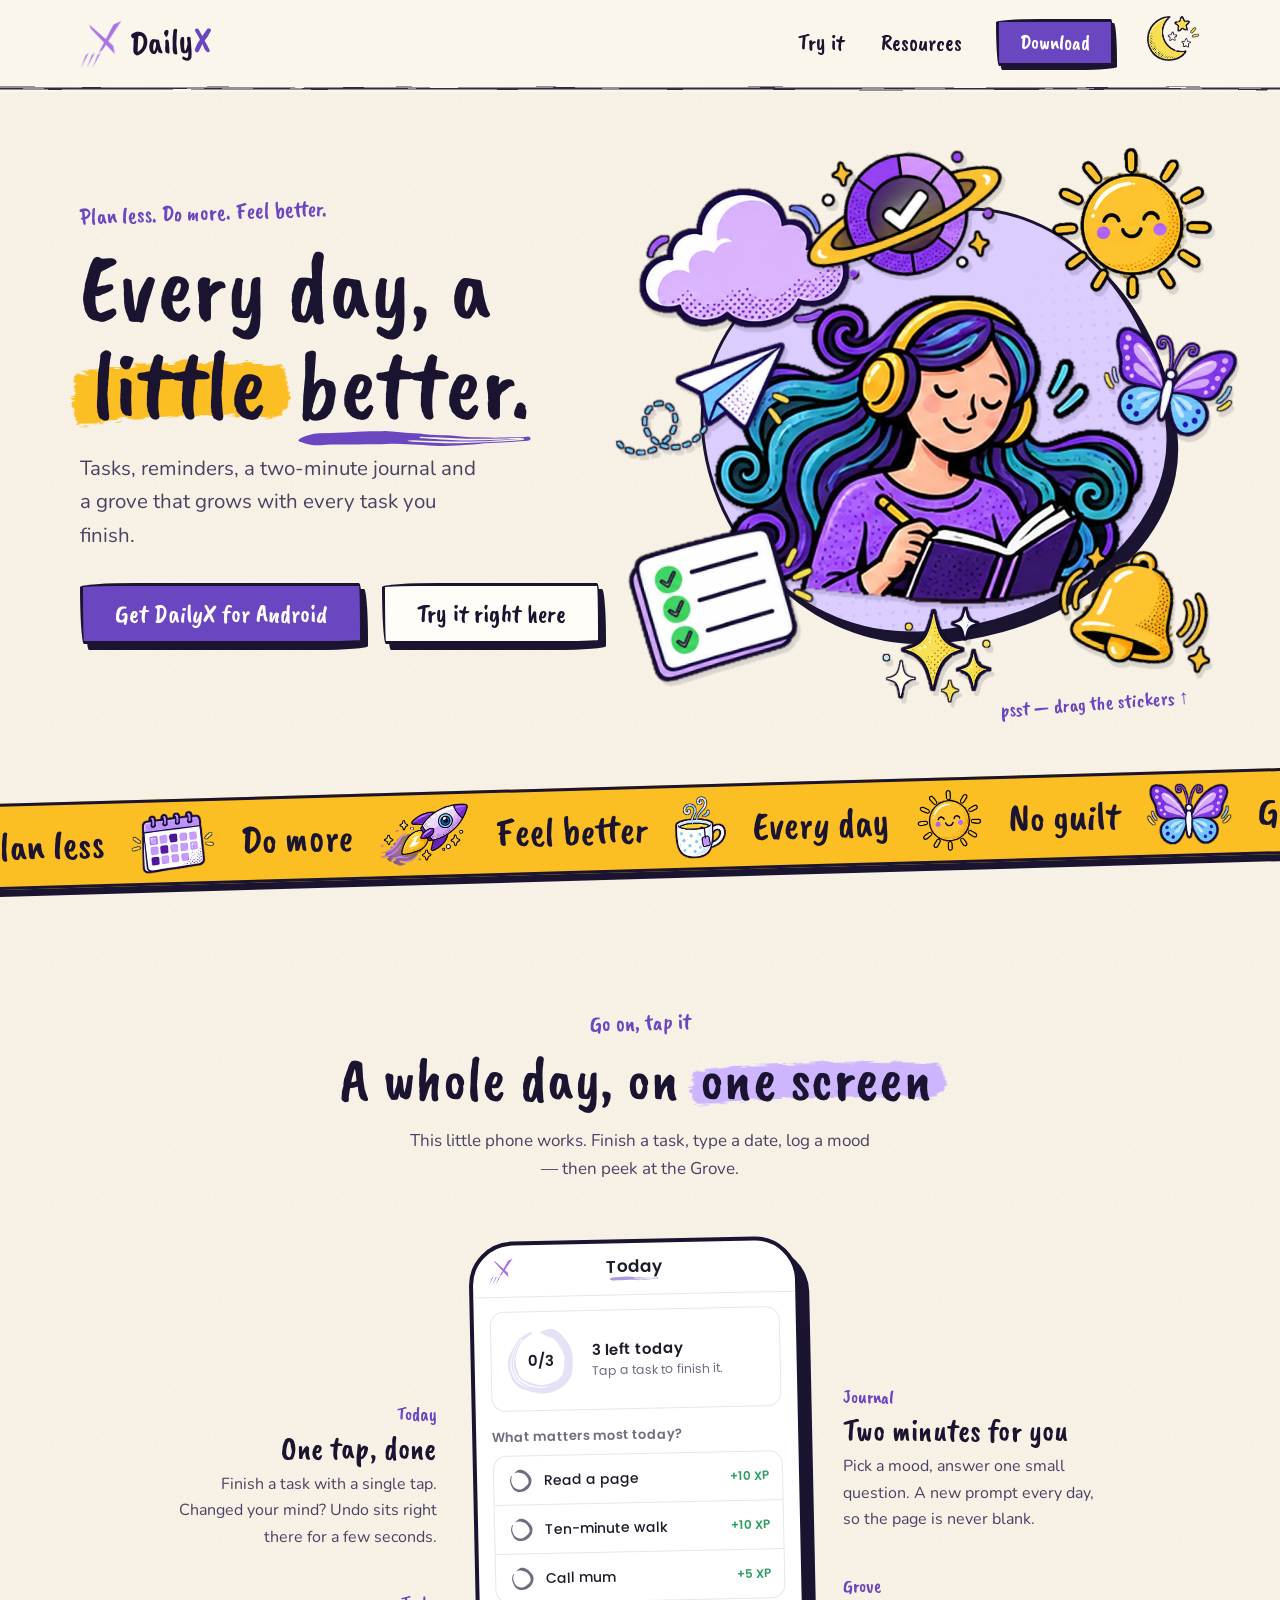
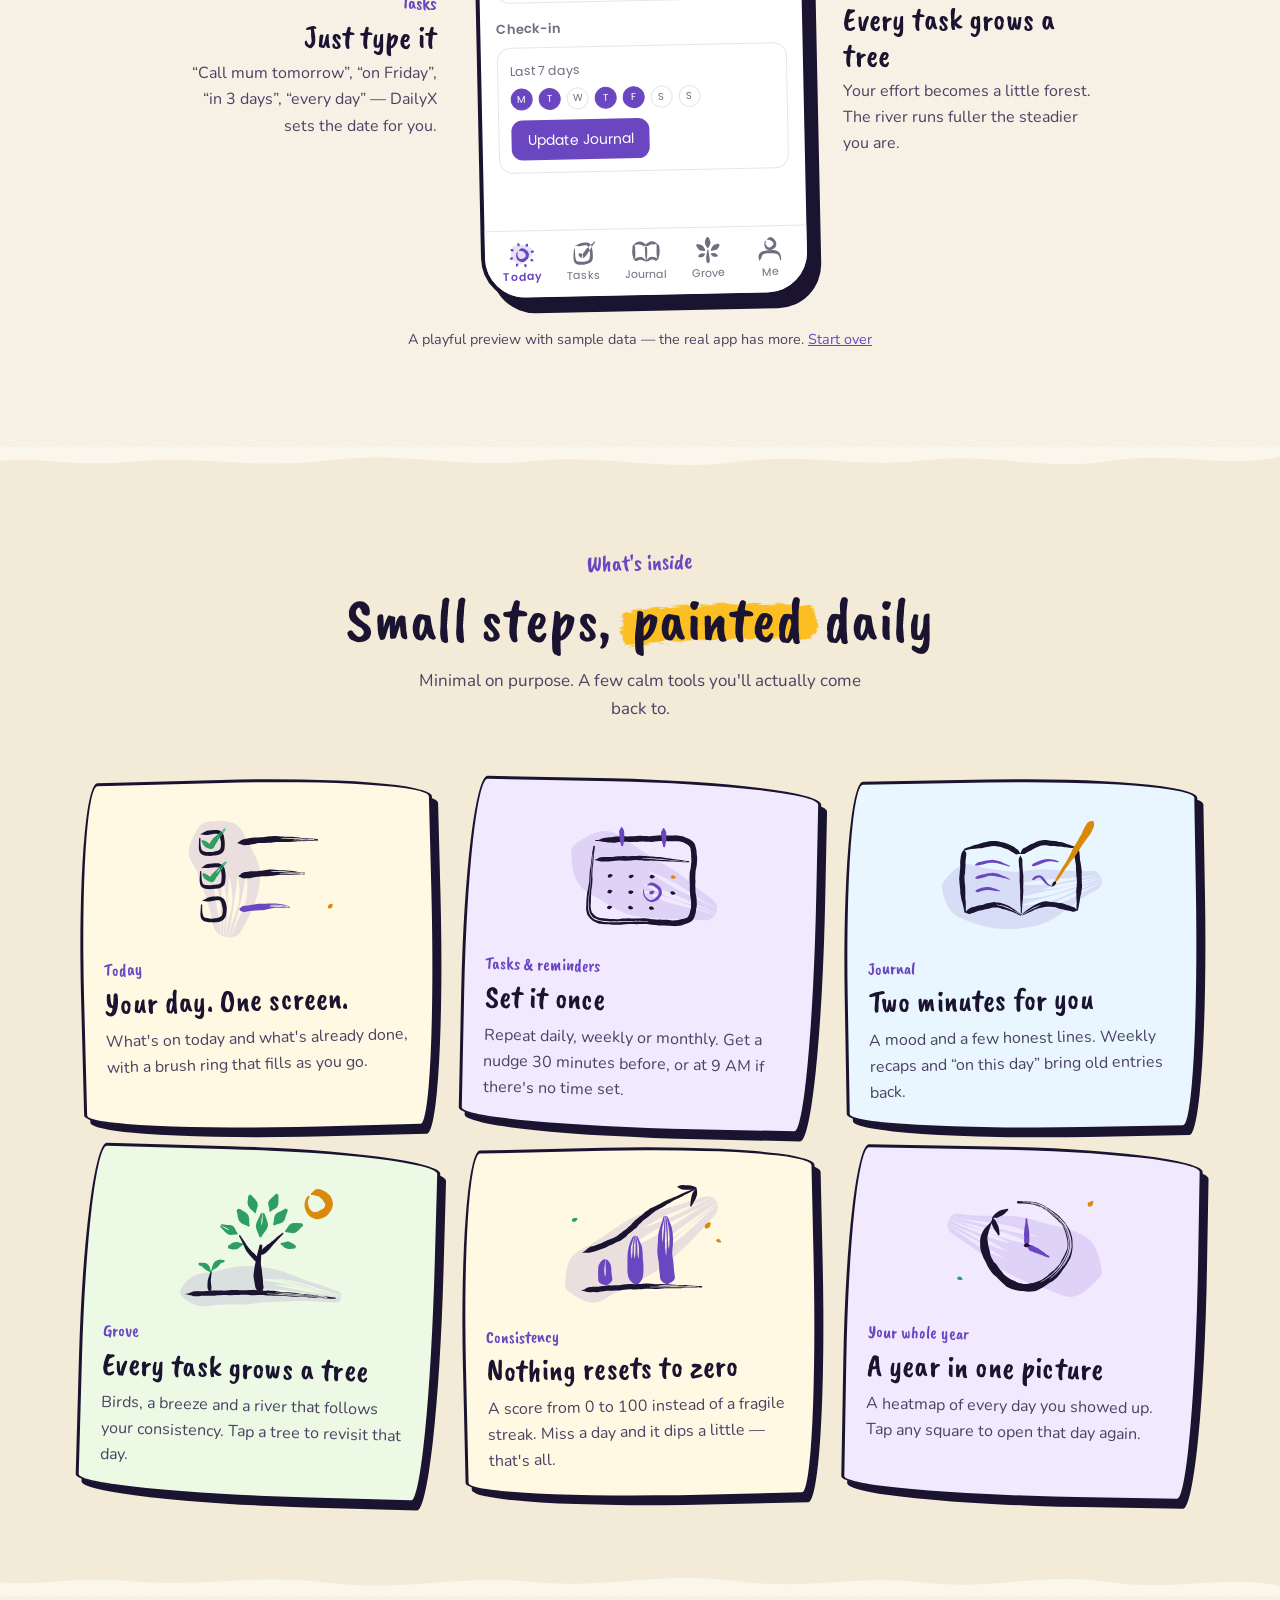
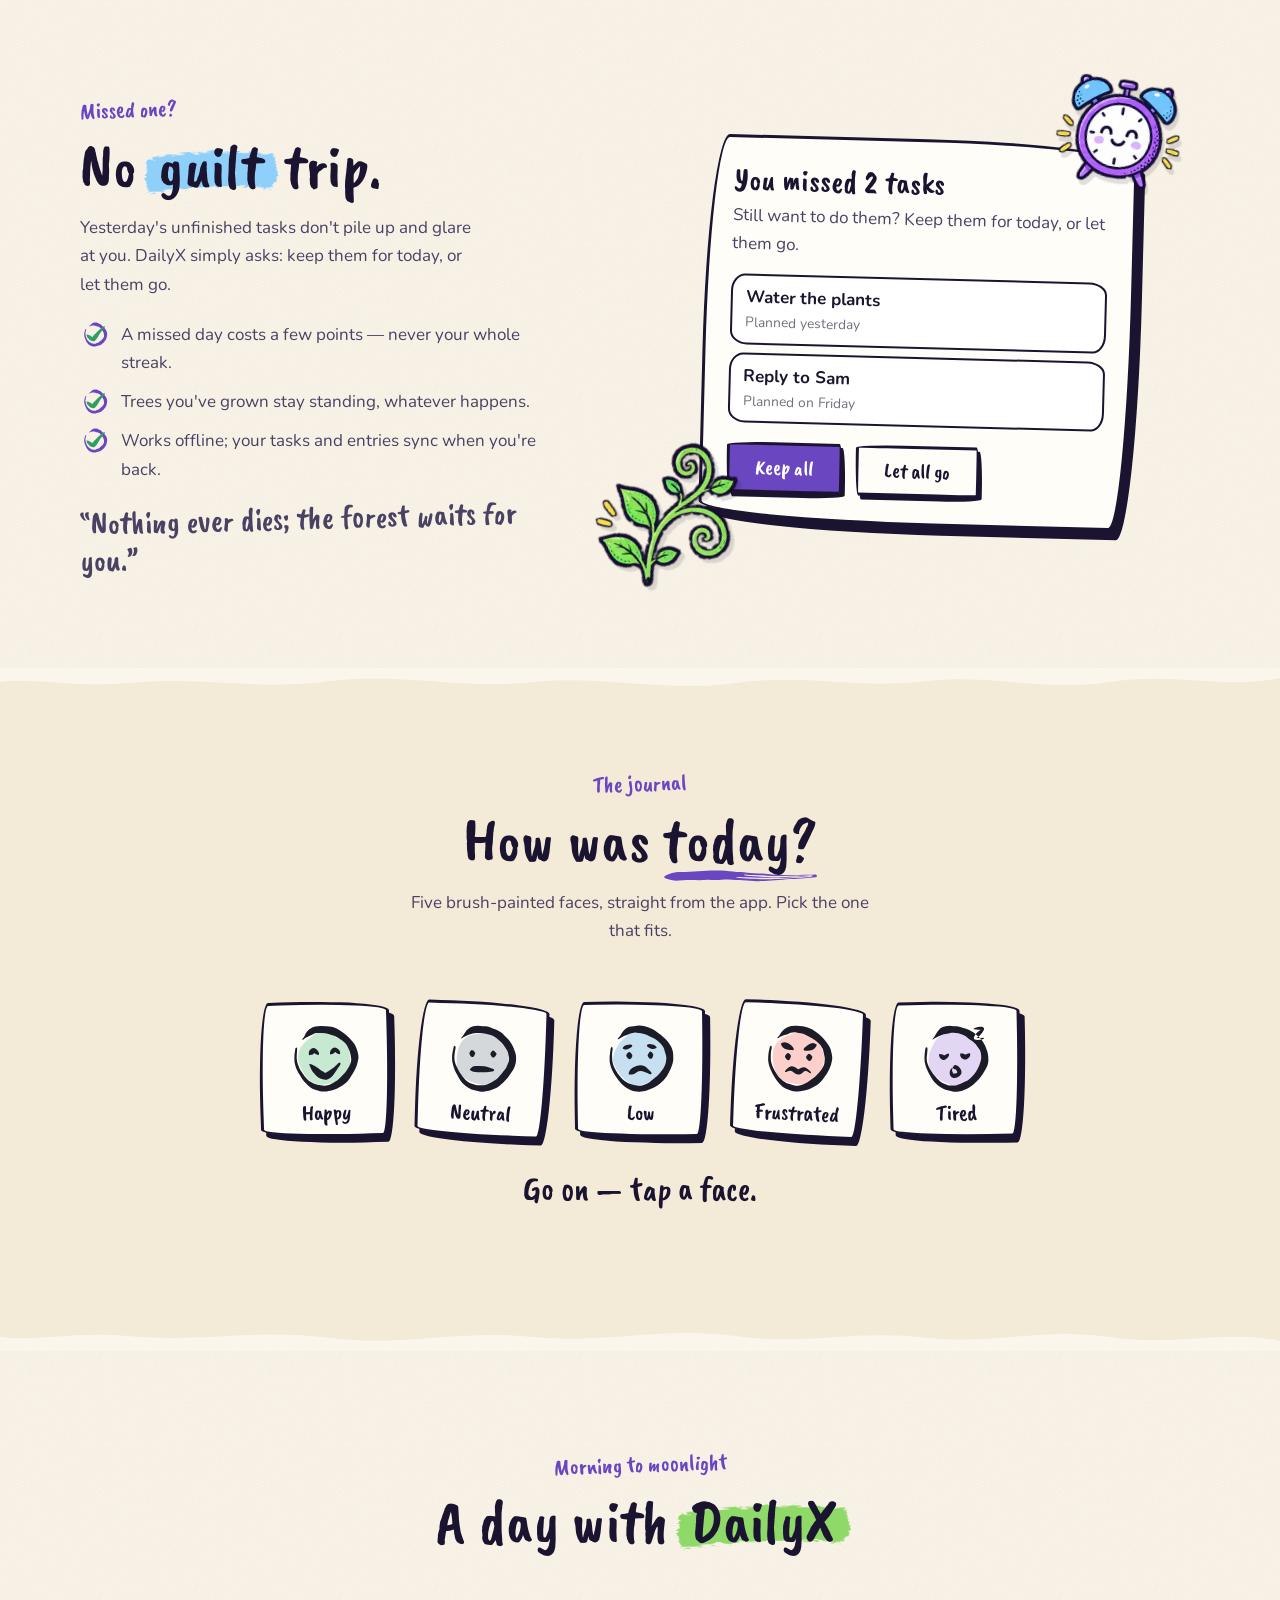
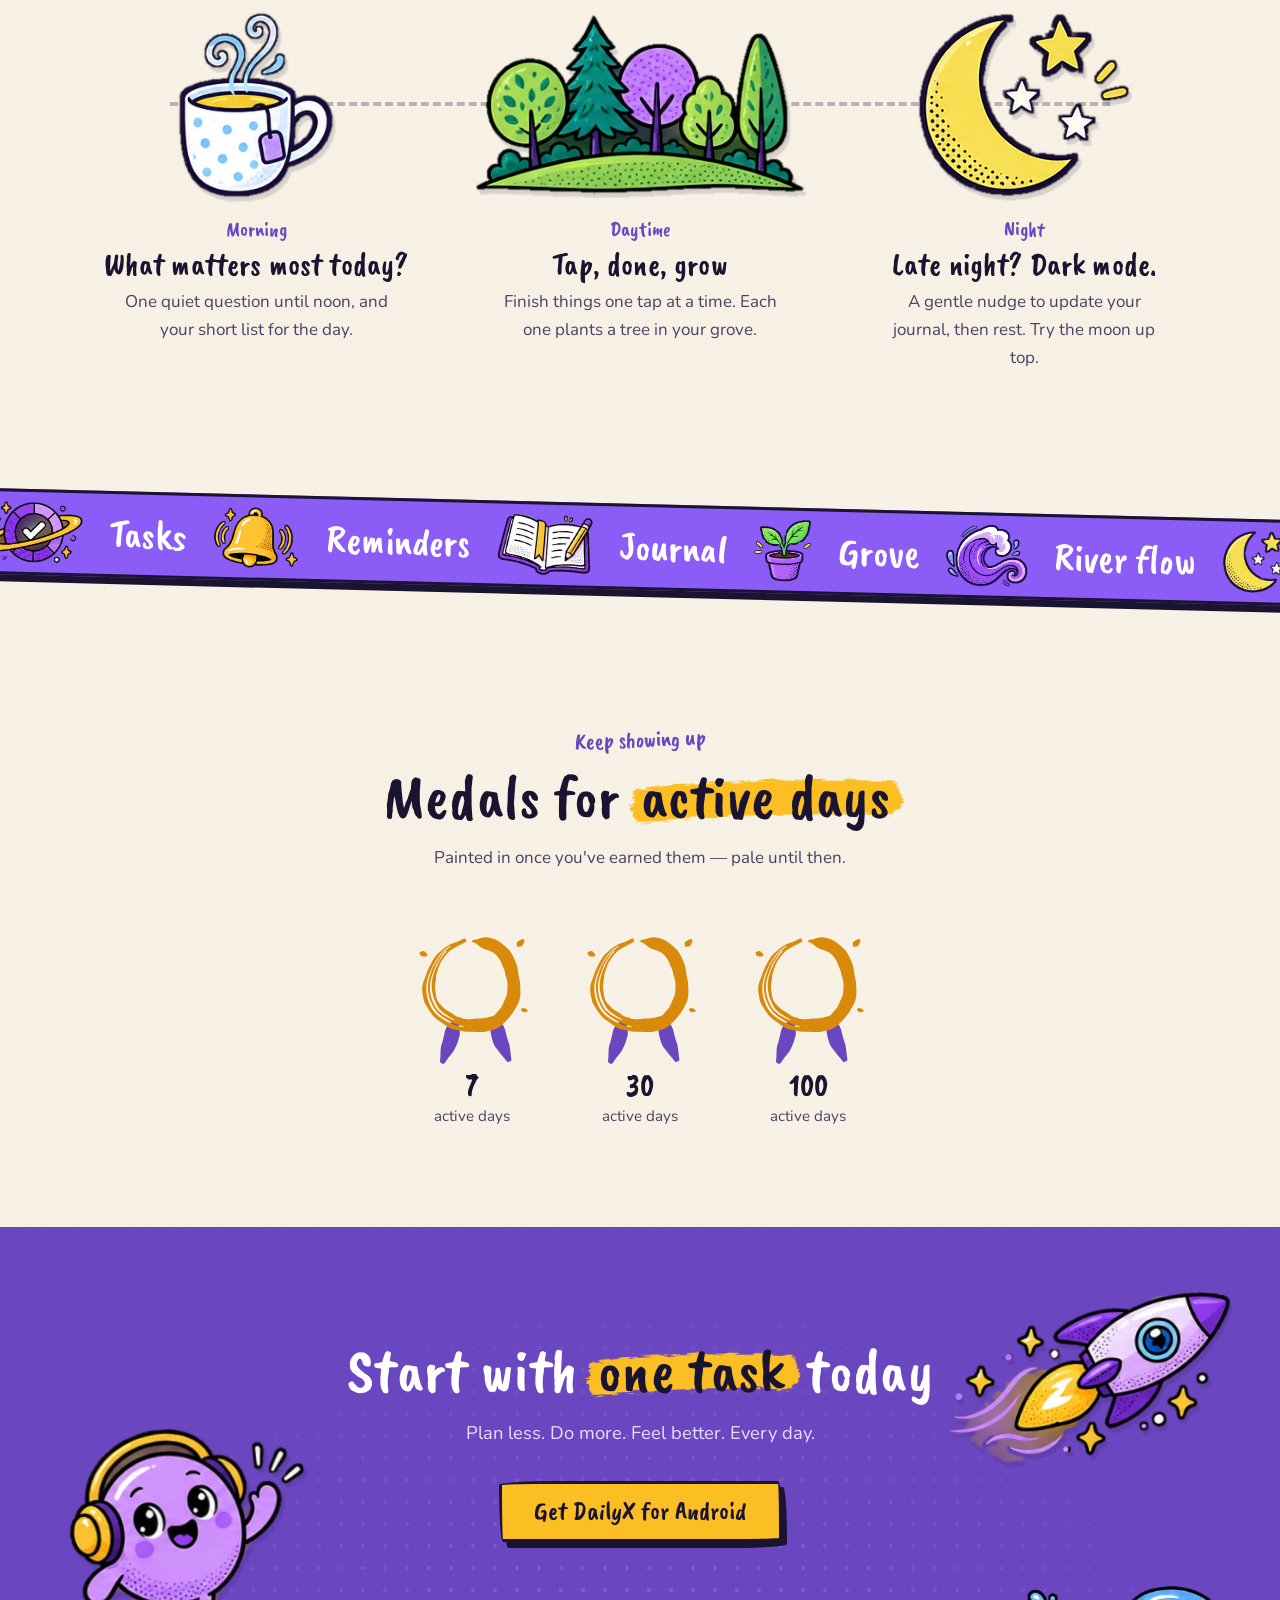
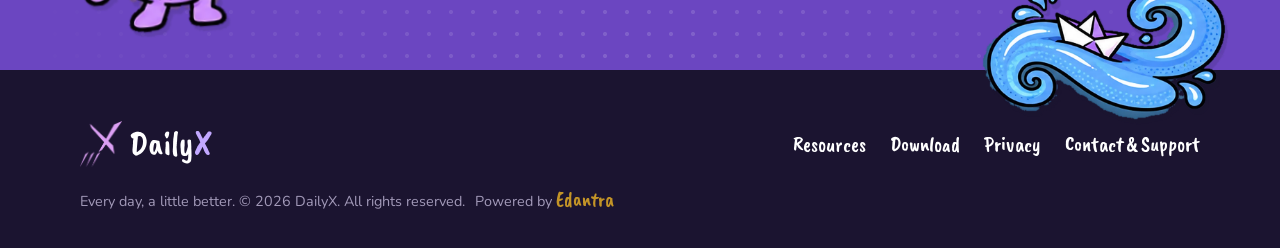
<file: index.html>
<!DOCTYPE html>
<html lang="en">
<head>
  <meta charset="UTF-8" />
  <meta name="viewport" content="width=device-width, initial-scale=1.0" />
  <title>DailyX | Every day, a little better</title>
  <meta name="description" content="DailyX — tasks, reminders, a two-minute journal and a grove that grows with every task you finish. Plan less. Do more. Feel better." />
  <link rel="canonical" href="https://dailyx.edantraeducation.com/" />
  <meta property="og:type" content="website" />
  <meta property="og:site_name" content="DailyX" />
  <meta property="og:title" content="DailyX | Every day, a little better" />
  <meta property="og:description" content="DailyX — tasks, reminders, a two-minute journal and a grove that grows with every task you finish. Plan less. Do more. Feel better." />
  <meta property="og:url" content="https://dailyx.edantraeducation.com/" />
  <meta property="og:image" content="https://dailyx.edantraeducation.com/assets/art/girl.webp" />
  <meta name="theme-color" content="#6b46c1" />
  <link rel="icon" href="assets/favicon.png" />
  <link rel="preconnect" href="https://fonts.googleapis.com" />
  <link rel="preconnect" href="https://fonts.gstatic.com" crossorigin />
  <link href="https://fonts.googleapis.com/css2?family=Caveat+Brush&family=Nunito:wght@400;600;700;800&family=Poppins:wght@400;500;600;700&display=swap" rel="stylesheet" />
  <link rel="stylesheet" href="assets/site.css" />
  <script>document.documentElement.classList.add('js');try{if(localStorage.getItem('dailyx-theme')==='night')document.documentElement.setAttribute('data-theme','night')}catch(e){}</script>
</head>
<body data-paint>
  <header class="site-header">
    <div class="wrap">
      <a class="brand" href="index.html" aria-label="DailyX home"><img src="assets/logo-mark.png" alt="" /><span>Daily<b>X</b></span></a>
      <nav class="site-nav" aria-label="Main">
        <ul>
          <li><a href="#try">Try it</a></li>
          <li><a href="resources.html">Resources</a></li>
          <li><a class="btn small" href="download.html">Download</a></li>
        </ul>
      </nav>
    </div>
  </header>

  <main>
    <!-- Hero -->
    <section class="hero">
      <div class="wrap">
        <div class="hero-copy">
          <span class="eyebrow">Plan less. Do more. Feel better.</span>
          <h1 class="paint in">Every day, a <span class="swash">little</span> <span class="stroke">better.</span></h1>
          <p class="lede">Tasks, reminders, a two-minute journal and a grove that grows with every task you finish.</p>
          <div class="hero-actions">
            <a class="btn" href="download.html">Get DailyX for Android</a>
            <a class="btn ghost" href="#try">Try it right here</a>
          </div>
        </div>

        <div class="scene" data-parallax>
          <div class="blob"></div>
          <img class="sticker drift grab" data-depth="0.25" src="assets/art/cloud.webp" alt="" style="left:-4%;top:4%;width:40%;--d:11s" />
          <img class="sticker spin-slow grab" data-depth="0.5" src="assets/art/sun.webp" alt="" style="right:-3%;top:-4%;width:31%;--d:5s" />
          <img class="sticker float grab" data-depth="0.7" src="assets/art/planet.webp" alt="" style="left:26%;top:-3%;width:39%;--r:-8deg;--d:7s" />
          <img class="sticker" data-depth="0.35" src="assets/art/girl.webp" alt="Someone journaling with headphones on" style="left:9%;top:24%;width:82%" />
          <img class="sticker float grab" data-depth="0.9" src="assets/art/plane.webp" alt="" style="left:-9%;top:36%;width:34%;--r:-6deg;--d:6s;--delay:-2s" />
          <img class="sticker sway grab" data-depth="0.8" src="assets/art/butterfly.webp" alt="" style="right:-5%;top:33%;width:25%;--r:12deg;--d:3.2s" />
          <img class="sticker float grab" data-depth="1" src="assets/art/checklist.webp" alt="" style="left:-5%;bottom:0%;width:35%;--r:-9deg;--d:6.5s;--delay:-1s" />
          <img class="sticker float grab" data-depth="1.1" src="assets/art/bell.webp" alt="" style="right:-4%;bottom:1%;width:31%;--r:10deg;--d:5.5s;--delay:-3s" />
          <img class="sticker spin-slow grab" data-depth="0.6" src="assets/art/sparkles.webp" alt="" style="left:41%;bottom:-6%;width:21%;--d:3s" />
          <span class="hint" aria-hidden="true">psst — drag the stickers ↑</span>
        </div>
      </div>
    </section>

    <div class="ribbon" aria-hidden="true">
      <div class="track">
        <div class="set"><span>Plan less</span><img src="assets/art/calendar.webp" alt="" /><span>Do more</span><img src="assets/art/rocket.webp" alt="" /><span>Feel better</span><img src="assets/art/mug.webp" alt="" /><span>Every day</span><img src="assets/art/sun.webp" alt="" /><span>No guilt</span><img src="assets/art/butterfly.webp" alt="" /><span>Grow a grove</span><img src="assets/art/trees.webp" alt="" /></div>
        <div class="set"><span>Plan less</span><img src="assets/art/calendar.webp" alt="" /><span>Do more</span><img src="assets/art/rocket.webp" alt="" /><span>Feel better</span><img src="assets/art/mug.webp" alt="" /><span>Every day</span><img src="assets/art/sun.webp" alt="" /><span>No guilt</span><img src="assets/art/butterfly.webp" alt="" /><span>Grow a grove</span><img src="assets/art/trees.webp" alt="" /></div>
      </div>
    </div>

    <!-- Try it -->
    <section class="section" id="try">
      <div class="wrap">
        <div class="section-head reveal">
          <span class="eyebrow">Go on, tap it</span>
          <h2 class="paint">A whole day, on <span class="swash lilac">one screen</span></h2>
          <p>This little phone works. Finish a task, type a date, log a mood — then peek at the Grove.</p>
        </div>

        <div class="try">
          <div class="callouts left reveal">
            <div class="callout"><span class="n">Today</span><h3>One tap, done</h3><p>Finish a task with a single tap. Changed your mind? Undo sits right there for a few seconds.</p></div>
            <div class="callout"><span class="n">Tasks</span><h3>Just type it</h3><p>“Call mum tomorrow”, “on Friday”, “in 3 days”, “every day” — DailyX sets the date for you.</p></div>
          </div>

          <div class="phone" aria-label="Interactive preview of the DailyX app">
            <div class="ph-head"><img class="mark" src="assets/logo-mark.png" alt="" /><div><b>Today</b><span class="ul"></span></div></div>
            <div class="ph-body">
              <!-- Today -->
              <div class="ph-pane on" data-pane="today">
                <div class="ph-card ph-ring">
                  <div class="ring"><span class="count">0/3</span></div>
                  <div><b data-ring-title>3 left today</b><span class="ph-muted" data-ring-sub>Tap a task to finish it.</span></div>
                </div>
                <div class="ph-label">What matters most today?</div>
                <div class="ph-list" data-list="today"></div>
                <div class="ph-card ph-empty" data-alldone style="display:none;margin-top:12px">
                  <div data-art></div>
                  <b>All done for today</b>
                  <span class="ph-muted">Every completed task grows a tree.</span><br />
                  <button class="ph-btn text" type="button" data-go="grove">See your grove</button>
                </div>
                <div class="ph-label">Check-in</div>
                <div class="ph-card">
                  <span class="ph-muted">Last 7 days</span>
                  <div class="ph-dots"><i class="on">M</i><i class="on">T</i><i>W</i><i class="on">T</i><i class="on">F</i><i>S</i><i class="now">S</i></div>
                  <button class="ph-btn" type="button" data-go="journal">Update Journal</button>
                </div>
              </div>
              <!-- Tasks -->
              <div class="ph-pane" data-pane="tasks">
                <form data-add>
                  <input class="ph-input" data-new type="text" maxlength="60" placeholder="Add a task…" aria-label="New task" autocomplete="off" />
                  <div class="ph-chips"></div>
                  <button class="ph-btn" type="submit" style="width:100%">Add task</button>
                </form>
                <div class="ph-label">Today</div>
                <div class="ph-list" data-list="all-today"></div>
                <div class="ph-label" data-label="upcoming">Upcoming</div>
                <div class="ph-list" data-list="upcoming"></div>
              </div>
              <!-- Journal -->
              <div class="ph-pane" data-pane="journal">
                <b style="font-weight:600;font-size:15px" data-prompt>What went well today?</b>
                <div class="ph-moods"></div>
                <textarea class="ph-input" data-note maxlength="400" placeholder="Two minutes is plenty…" aria-label="Journal entry"></textarea>
                <button class="ph-btn" type="button" data-save style="width:100%;margin-top:10px">Save entry</button>
                <p class="ph-muted" style="margin-top:12px">Gentle reminders at 4 PM, 6 PM and 9 PM — “Open Journal and update your day”.</p>
              </div>
              <!-- Grove -->
              <div class="ph-pane" data-pane="grove">
                <div class="ph-grove"><svg viewBox="0 0 320 190" role="img" aria-label="Your grove"></svg></div>
                <p style="font-weight:600;margin-top:10px">Every completed task grows a tree.</p>
                <p class="ph-muted">Tap a tree to revisit a day.</p>
                <div class="ph-stats">
                  <div class="ph-card"><span class="ph-muted">River Flow</span><b data-flow>62%</b></div>
                  <div class="ph-card" style="margin-top:0"><span class="ph-muted">Trees</span><b data-trees>9</b></div>
                </div>
              </div>
              <!-- Me -->
              <div class="ph-pane" data-pane="me">
                <div class="ph-stats" style="margin-top:0">
                  <div class="ph-card"><span class="ph-muted">Consistency</span><b data-score>76</b></div>
                  <div class="ph-card" style="margin-top:0"><span class="ph-muted">Last 7 days</span><b data-week>4/7</b></div>
                </div>
                <div class="ph-label">Your year so far</div>
                <div class="ph-card"><div class="ph-heat"></div></div>
                <div class="ph-label">Milestones</div>
                <div class="ph-card ph-medals"><div>7 active days</div><div class="pale">30 active days</div><div class="pale">100 active days</div></div>
              </div>
            </div>
            <div class="ph-undo" role="status"><span>Done</span><button type="button">UNDO</button></div>
            <div class="ph-tabs" role="tablist" aria-label="App tabs"></div>
          </div>

          <div class="callouts right reveal">
            <div class="callout"><span class="n">Journal</span><h3>Two minutes for you</h3><p>Pick a mood, answer one small question. A new prompt every day, so the page is never blank.</p></div>
            <div class="callout"><span class="n">Grove</span><h3>Every task grows a tree</h3><p>Your effort becomes a little forest. The river runs fuller the steadier you are.</p></div>
          </div>
        </div>
        <p class="sample">A playful preview with sample data — the real app has more. <button type="button" data-phone-reset>Start over</button></p>
      </div>
    </section>

    <!-- What's inside: the app's own brush drawings -->
    <section class="section tint torn-top torn-bottom" id="features">
      <div class="wrap">
        <div class="section-head reveal">
          <span class="eyebrow">What's inside</span>
          <h2 class="paint">Small steps, <span class="swash">painted</span> daily</h2>
          <p>Minimal on purpose. A few calm tools you'll actually come back to.</p>
        </div>
        <div class="cards six">
          <article class="card reveal" style="--tilt:-1.5deg">
            <div class="art-brush" data-brush="tasks"></div>
            <span class="tag">Today</span>
            <h3>Your day. One screen.</h3>
            <p>What's on today and what's already done, with a brush ring that fills as you go.</p>
          </article>
          <article class="card reveal" style="--tilt:1.2deg;--stagger:.08s">
            <div class="art-brush" data-brush="plan"></div>
            <span class="tag">Tasks &amp; reminders</span>
            <h3>Set it once</h3>
            <p>Repeat daily, weekly or monthly. Get a nudge 30 minutes before, or at 9 AM if there's no time set.</p>
          </article>
          <article class="card reveal" style="--tilt:-1deg;--stagger:.16s">
            <div class="art-brush" data-brush="journal"></div>
            <span class="tag">Journal</span>
            <h3>Two minutes for you</h3>
            <p>A mood and a few honest lines. Weekly recaps and “on this day” bring old entries back.</p>
          </article>
          <article class="card reveal" style="--tilt:1.6deg">
            <div class="art-brush" data-brush="grove"></div>
            <span class="tag">Grove</span>
            <h3>Every task grows a tree</h3>
            <p>Birds, a breeze and a river that follows your consistency. Tap a tree to revisit that day.</p>
          </article>
          <article class="card reveal" style="--tilt:-1.3deg;--stagger:.08s">
            <div class="art-brush" data-brush="growth"></div>
            <span class="tag">Consistency</span>
            <h3>Nothing resets to zero</h3>
            <p>A score from 0 to 100 instead of a fragile streak. Miss a day and it dips a little — that's all.</p>
          </article>
          <article class="card reveal" style="--tilt:1deg;--stagger:.16s">
            <div class="art-brush" data-brush="history"></div>
            <span class="tag">Your whole year</span>
            <h3>A year in one picture</h3>
            <p>A heatmap of every day you showed up. Tap any square to open that day again.</p>
          </article>
        </div>
      </div>
    </section>

    <!-- No guilt -->
    <section class="section">
      <div class="wrap split">
        <div class="reveal">
          <span class="eyebrow">Missed one?</span>
          <h2 class="paint">No <span class="swash sky">guilt</span> trip.</h2>
          <p>Yesterday's unfinished tasks don't pile up and glare at you. DailyX simply asks: keep them for today, or let them go.</p>
          <ul class="bullets">
            <li data-check><span>A missed day costs a few points — never your whole streak.</span></li>
            <li data-check><span>Trees you've grown stay standing, whatever happens.</span></li>
            <li data-check><span>Works offline; your tasks and entries sync when you're back.</span></li>
          </ul>
          <p class="pledge">“Nothing ever dies; the forest waits for you.”</p>
        </div>
        <div class="reveal" style="justify-self:center;position:relative">
          <div class="missed">
            <h3>You missed 2 tasks</h3>
            <p>Still want to do them? Keep them for today, or let them go.</p>
            <ul>
              <li>Water the plants<small>Planned yesterday</small></li>
              <li>Reply to Sam<small>Planned on Friday</small></li>
            </ul>
            <div class="row">
              <button class="btn" type="button" data-keep>Keep all</button>
              <button class="btn ghost" type="button" data-letgo>Let all go</button>
            </div>
            <p class="after k">Back on today's list. You've got this. <button class="btn ghost small" type="button" data-again>Again</button></p>
            <p class="after g">Gone, no hard feelings. <button class="btn ghost small" type="button" data-again>Again</button></p>
          </div>
          <img class="sticker sway deco-hide" src="assets/art/vine.webp" alt="" style="left:-22%;bottom:-14%;width:36%;--r:-14deg" />
          <img class="sticker float" src="assets/art/clock.webp" alt="" style="right:-12%;top:-16%;width:30%;--r:9deg" />
        </div>
      </div>
    </section>

    <!-- Moods -->
    <section class="section tint torn-top torn-bottom">
      <div class="wrap">
        <div class="section-head reveal">
          <span class="eyebrow">The journal</span>
          <h2 class="paint">How was <span class="stroke">today?</span></h2>
          <p>Five brush-painted faces, straight from the app. Pick the one that fits.</p>
        </div>
        <div class="mood-pick reveal"></div>
        <p class="mood-say" aria-live="polite">Go on — tap a face.</p>
      </div>
    </section>

    <!-- A day -->
    <section class="section">
      <div class="wrap">
        <div class="section-head reveal">
          <span class="eyebrow">Morning to moonlight</span>
          <h2 class="paint">A day with <span class="swash leaf">DailyX</span></h2>
        </div>
        <div class="day">
          <div class="moment reveal">
            <div class="pic"><img class="float" src="assets/art/mug.webp" alt="" loading="lazy" style="--d:6s" /></div>
            <span class="when">Morning</span>
            <h3>What matters most today?</h3>
            <p>One quiet question until noon, and your short list for the day.</p>
          </div>
          <div class="moment reveal" style="--stagger:.1s">
            <div class="pic"><img class="float" src="assets/art/trees.webp" alt="" loading="lazy" style="--d:7s;--delay:-2s" /></div>
            <span class="when">Daytime</span>
            <h3>Tap, done, grow</h3>
            <p>Finish things one tap at a time. Each one plants a tree in your grove.</p>
          </div>
          <div class="moment reveal" style="--stagger:.2s">
            <div class="pic"><img class="float" src="assets/art/moon.webp" alt="" loading="lazy" style="--d:6.5s;--delay:-1s" /></div>
            <span class="when">Night</span>
            <h3>Late night? Dark mode.</h3>
            <p>A gentle nudge to update your journal, then rest. Try the moon up top.</p>
          </div>
        </div>
      </div>
    </section>

    <div class="ribbon violet" aria-hidden="true">
      <div class="track">
        <div class="set"><img src="assets/art/planet.webp" alt="" /><span>Tasks</span><img src="assets/art/bell.webp" alt="" /><span>Reminders</span><img src="assets/art/journal.webp" alt="" /><span>Journal</span><img src="assets/art/sprout.webp" alt="" /><span>Grove</span><img src="assets/art/wave.webp" alt="" /><span>River flow</span><img src="assets/art/moon.webp" alt="" /><span>Dark mode</span></div>
        <div class="set"><img src="assets/art/planet.webp" alt="" /><span>Tasks</span><img src="assets/art/bell.webp" alt="" /><span>Reminders</span><img src="assets/art/journal.webp" alt="" /><span>Journal</span><img src="assets/art/sprout.webp" alt="" /><span>Grove</span><img src="assets/art/wave.webp" alt="" /><span>River flow</span><img src="assets/art/moon.webp" alt="" /><span>Dark mode</span></div>
      </div>
    </div>

    <!-- Milestones -->
    <section class="section">
      <div class="wrap">
        <div class="section-head reveal">
          <span class="eyebrow">Keep showing up</span>
          <h2 class="paint">Medals for <span class="swash">active days</span></h2>
          <p>Painted in once you've earned them — pale until then.</p>
        </div>
        <div class="medals reveal">
          <div class="medal" data-badge><b>7</b><span>active days</span></div>
          <div class="medal" data-badge><b>30</b><span>active days</span></div>
          <div class="medal" data-badge><b>100</b><span>active days</span></div>
        </div>
      </div>
    </section>

    <!-- Call to action -->
    <section class="cta">
      <div class="dots"></div>
      <img class="sticker float deco-hide" src="assets/art/mascot.webp" alt="" style="left:5%;bottom:8%;width:min(21vw,250px);--r:-5deg" />
      <img class="sticker drift deco-hide" src="assets/art/rocket.webp" alt="" style="right:4%;top:12%;width:min(23vw,280px);--r:4deg;--d:7s" />
      <div class="wrap reveal">
        <h2 class="paint">Start with <span class="swash">one task</span> today</h2>
        <p>Plan less. Do more. Feel better. Every day.</p>
        <a class="btn amber" href="download.html">Get DailyX for Android</a>
      </div>
    </section>
  </main>

  <footer class="site-footer">
    <img class="sticker float" src="assets/art/river.webp" alt="" />
    <div class="wrap">
      <a class="brand" href="index.html" aria-label="DailyX home"><img src="assets/logo-mark.png" alt="" /><span>Daily<b>X</b></span></a>
      <nav aria-label="Footer">
        <a href="resources.html">Resources</a>
        <a href="download.html">Download</a>
        <a href="privacy.html">Privacy</a>
        <a href="contact.html">Contact &amp; Support</a>
      </nav>
      <small>Every day, a little better. &copy; 2026 DailyX. All rights reserved. <span class="powered">Powered by <a href="https://edantraeducation.com" target="_blank" rel="noopener">Edantra</a></span></small>
    </div>
  </footer>

  <script src="assets/brush.js"></script>
  <script src="assets/site.js"></script>
</body>
</html>
</file>
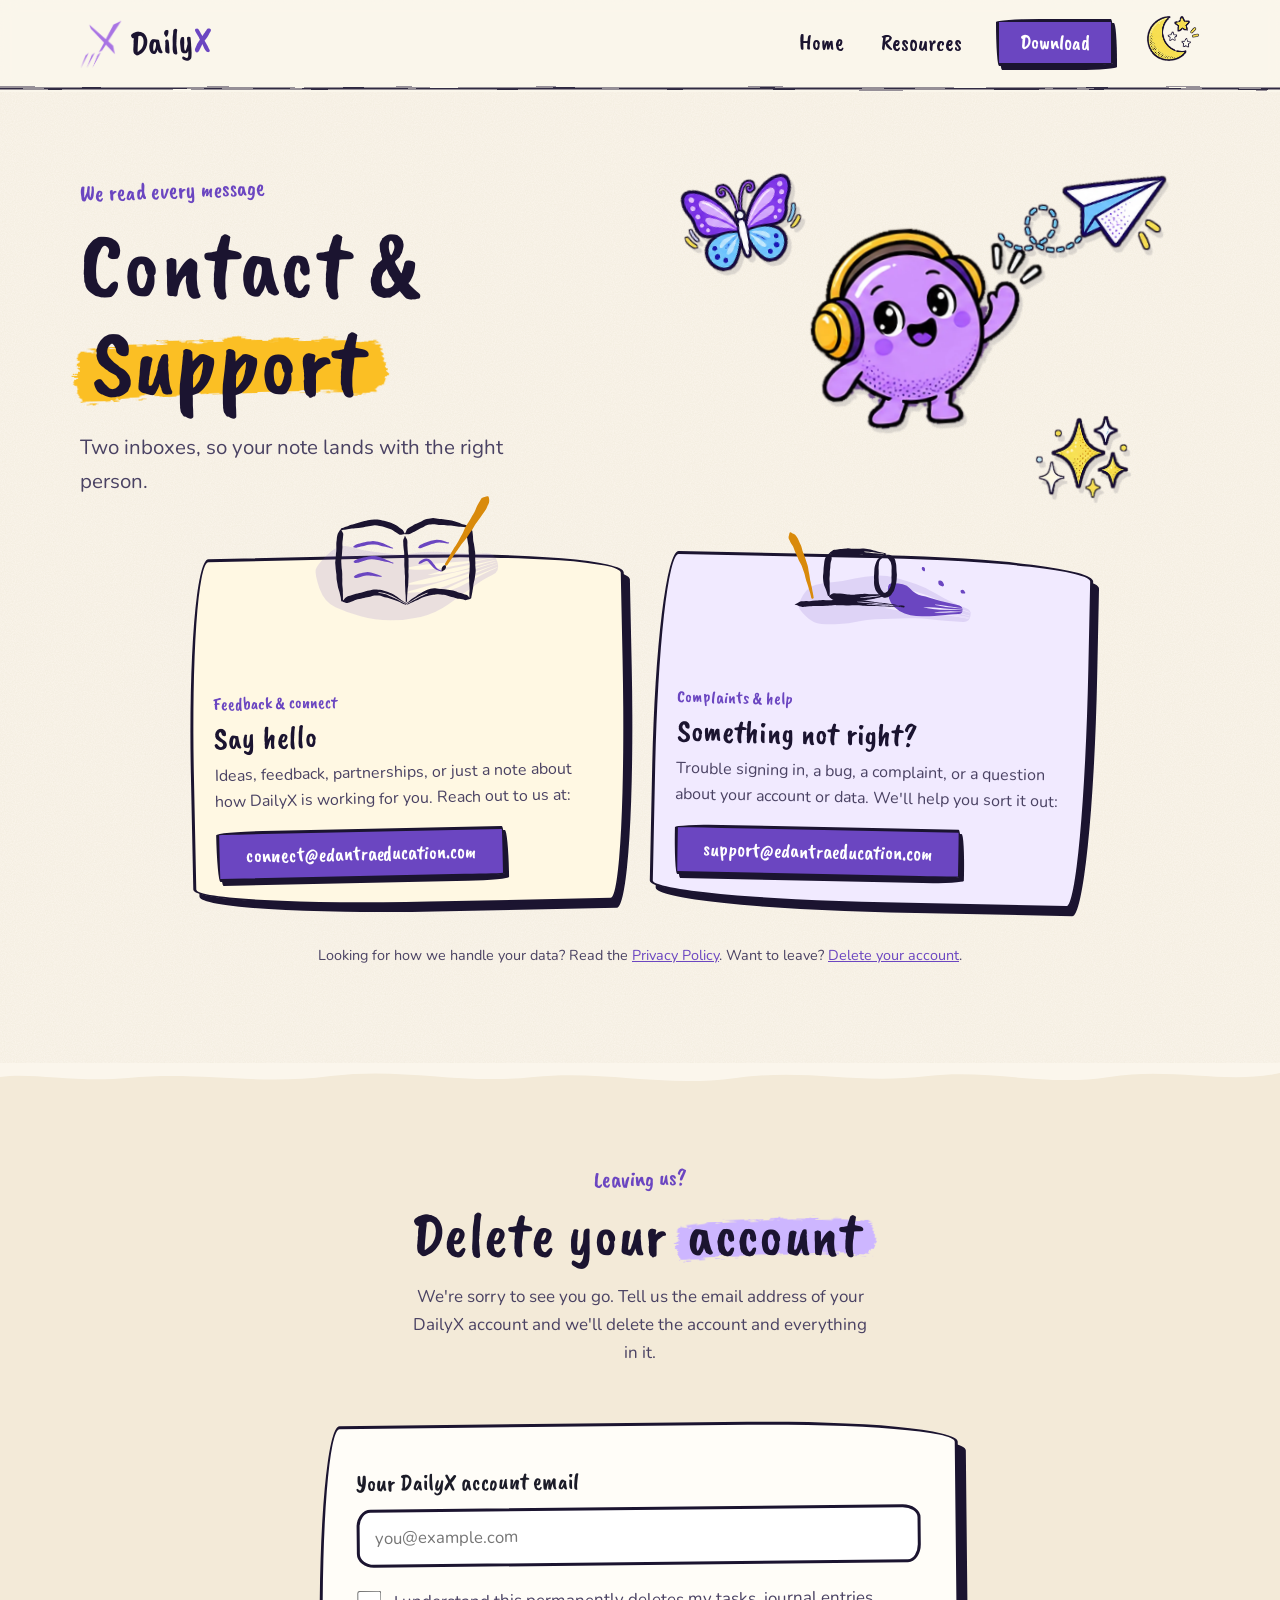
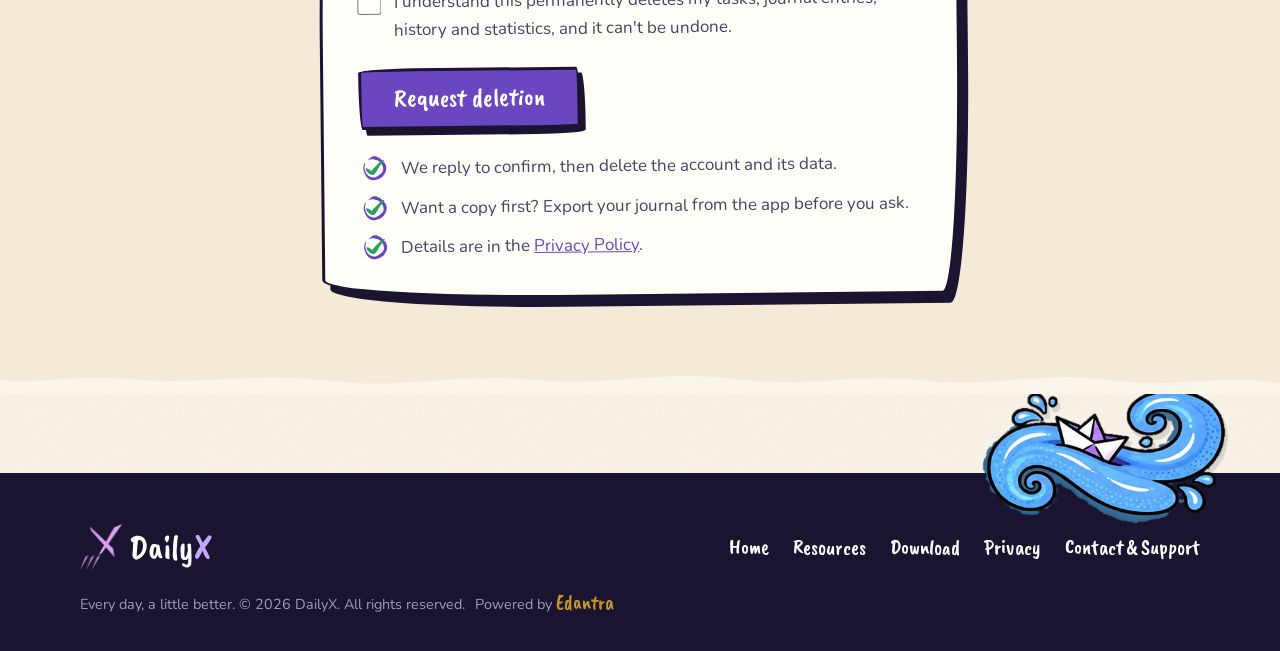
<file: contact.html>
<!DOCTYPE html>
<html lang="en">
<head>
  <meta charset="UTF-8" />
  <meta name="viewport" content="width=device-width, initial-scale=1.0" />
  <title>Contact &amp; Support | DailyX</title>
  <meta name="description" content="Reach the DailyX team: feedback and hellos at connect@edantraeducation.com, complaints and help at support@edantraeducation.com." />
  <link rel="canonical" href="https://dailyx.edantraeducation.com/contact.html" />
  <meta property="og:type" content="website" />
  <meta property="og:site_name" content="DailyX" />
  <meta property="og:title" content="Contact &amp; Support | DailyX" />
  <meta property="og:description" content="Reach the DailyX team: feedback and hellos at connect@edantraeducation.com, complaints and help at support@edantraeducation.com." />
  <meta property="og:url" content="https://dailyx.edantraeducation.com/contact.html" />
  <meta property="og:image" content="https://dailyx.edantraeducation.com/assets/art/girl.webp" />
  <meta name="theme-color" content="#6b46c1" />
  <link rel="icon" href="assets/favicon.png" />
  <link rel="preconnect" href="https://fonts.googleapis.com" />
  <link rel="preconnect" href="https://fonts.gstatic.com" crossorigin />
  <link href="https://fonts.googleapis.com/css2?family=Caveat+Brush&family=Nunito:wght@400;600;700;800&family=Poppins:wght@400;500;600;700&display=swap" rel="stylesheet" />
  <link rel="stylesheet" href="assets/site.css" />
  <script>document.documentElement.classList.add('js');try{if(localStorage.getItem('dailyx-theme')==='night')document.documentElement.setAttribute('data-theme','night')}catch(e){}</script>
</head>
<body data-paint>
  <header class="site-header">
    <div class="wrap">
      <a class="brand" href="index.html" aria-label="DailyX home"><img src="assets/logo-mark.png" alt="" /><span>Daily<b>X</b></span></a>
      <nav class="site-nav" aria-label="Main">
        <ul>
          <li><a href="index.html">Home</a></li>
          <li><a href="resources.html">Resources</a></li>
          <li><a class="btn small" href="download.html">Download</a></li>
        </ul>
      </nav>
    </div>
  </header>

  <main>
    <section class="page-hero" style="padding-bottom:1rem">
      <div class="wrap">
        <div class="copy">
          <span class="eyebrow">We read every message</span>
          <h1 class="paint in">Contact &amp; <span class="swash">Support</span></h1>
          <p class="lede" style="margin-top:1.2rem;max-width:40ch">Two inboxes, so your note lands with the right person.</p>
        </div>
        <div class="scene" aria-hidden="true" style="max-width:440px;aspect-ratio:1/0.72">
          <img class="sticker float" src="assets/art/mascot.webp" alt="" style="left:22%;top:14%;width:56%;--r:-4deg;--d:6s" />
          <img class="sticker float" src="assets/art/plane.webp" alt="" style="right:-4%;top:-4%;width:38%;--r:6deg;--d:7s;--delay:-2s" />
          <img class="sticker sway" src="assets/art/butterfly.webp" alt="" style="left:-4%;top:0%;width:28%;--r:-12deg;--d:3.2s" />
          <img class="sticker spin-slow" src="assets/art/sparkles.webp" alt="" style="right:4%;bottom:-2%;width:22%" />
        </div>
      </div>
    </section>

    <section class="section" style="padding-top:2.5rem">
      <div class="wrap">
        <div class="cards" style="grid-template-columns:repeat(2,minmax(0,1fr));max-width:900px;margin-inline:auto">
          <article class="card reveal" style="--tilt:-1.2deg;padding-top:8rem;margin-top:0">
            <div class="art-brush" data-brush="journal"></div>
            <span class="tag">Feedback &amp; connect</span>
            <h3>Say hello</h3>
            <p>Ideas, feedback, partnerships, or just a note about how DailyX is working for you. Reach out to us at:</p>
            <p style="margin-top:1rem"><a class="btn small" href="mailto:connect@edantraeducation.com">connect@edantraeducation.com</a></p>
          </article>
          <article class="card reveal" style="--tilt:1.2deg;--stagger:.1s;padding-top:8rem;margin-top:0">
            <div class="art-brush" data-brush="oops"></div>
            <span class="tag">Complaints &amp; help</span>
            <h3>Something not right?</h3>
            <p>Trouble signing in, a bug, a complaint, or a question about your account or data. We'll help you sort it out:</p>
            <p style="margin-top:1rem"><a class="btn small" href="mailto:support@edantraeducation.com">support@edantraeducation.com</a></p>
          </article>
        </div>
        <p class="sample" style="margin-top:2.4rem">Looking for how we handle your data? Read the <a href="privacy.html">Privacy Policy</a>. Want to leave? <a href="#delete-account">Delete your account</a>.</p>
      </div>
    </section>

    <!-- Delete account -->
    <section class="section tint torn-top torn-bottom" id="delete-account">
      <div class="wrap">
        <div class="section-head reveal">
          <span class="eyebrow">Leaving us?</span>
          <h2 class="paint in">Delete your <span class="swash lilac">account</span></h2>
          <p>We're sorry to see you go. Tell us the email address of your DailyX account and we'll delete the account and everything in it.</p>
        </div>

        <div class="form-card reveal">
          <form id="delete-form" novalidate>
            <label class="field" for="del-email">Your DailyX account email</label>
            <input id="del-email" name="email" type="email" inputmode="email" autocomplete="email" placeholder="you@example.com" required />
            <p class="field-error" id="del-error" role="alert" hidden></p>

            <label class="check">
              <input id="del-confirm" type="checkbox" required />
              <span>I understand this permanently deletes my tasks, journal entries, history and statistics, and it can't be undone.</span>
            </label>

            <button class="btn" type="submit">Request deletion</button>
          </form>

          <div class="form-done" id="del-done" hidden aria-live="polite">
            <h3>Almost done — send the email</h3>
            <p>Your email app should have opened with your request ready, addressed to <strong>connect@edantraeducation.com</strong>. Press <strong>Send</strong> to complete it. Send it from the address you signed up with, so we can match it to your account.</p>
            <p class="small">Nothing opened? <button type="button" class="linkish" id="del-copy">Copy the request</button> and paste it into an email to <a href="mailto:connect@edantraeducation.com">connect@edantraeducation.com</a>.</p>
            <button class="btn ghost small" type="button" id="del-again">Start over</button>
          </div>

          <ul class="bullets" style="margin-top:1.6rem">
            <li data-check><span>We reply to confirm, then delete the account and its data.</span></li>
            <li data-check><span>Want a copy first? Export your journal from the app before you ask.</span></li>
            <li data-check><span>Details are in the <a href="privacy.html">Privacy Policy</a>.</span></li>
          </ul>
        </div>
      </div>
    </section>
  </main>

  <footer class="site-footer" style="margin-top:5rem">
    <img class="sticker float" src="assets/art/river.webp" alt="" />
    <div class="wrap">
      <a class="brand" href="index.html" aria-label="DailyX home"><img src="assets/logo-mark.png" alt="" /><span>Daily<b>X</b></span></a>
      <nav aria-label="Footer">
        <a href="index.html">Home</a>
        <a href="resources.html">Resources</a>
        <a href="download.html">Download</a>
        <a href="privacy.html">Privacy</a>
        <a href="contact.html" aria-current="page">Contact &amp; Support</a>
      </nav>
      <small>Every day, a little better. &copy; 2026 DailyX. All rights reserved. <span class="powered">Powered by <a href="https://edantraeducation.com" target="_blank" rel="noopener">Edantra</a></span></small>
    </div>
  </footer>

  <script src="assets/brush.js"></script>
  <script src="assets/site.js"></script>
  <script>
  (function () {
    var form = document.getElementById('delete-form'); if (!form) return;
    var email = document.getElementById('del-email'), box = document.getElementById('del-confirm');
    var err = document.getElementById('del-error'), done = document.getElementById('del-done');
    var TO = 'connect@edantraeducation.com', SUBJECT = 'DailyX account deletion request';
    var text = '';
    function body(addr) {
      return 'Please delete my DailyX account and all of its data.\n\nAccount email: ' + addr +
        '\nI understand this is permanent.\nRequested on: ' + new Date().toISOString().slice(0, 10) + '\n';
    }
    function fail(msg, el) { err.textContent = msg; err.hidden = false; el.focus(); }
    form.addEventListener('submit', function (e) {
      e.preventDefault(); err.hidden = true;
      var addr = email.value.trim();
      if (!/^[^\s@]+@[^\s@]+\.[^\s@]{2,}$/.test(addr)) return fail('Please enter the email address you signed up with.', email);
      if (!box.checked) return fail('Please tick the box to confirm.', box);
      text = body(addr);
      form.hidden = true; done.hidden = false; done.scrollIntoView({ block: 'center', behavior: 'smooth' });
      window.location.href = 'mailto:' + TO + '?subject=' + encodeURIComponent(SUBJECT) + '&body=' + encodeURIComponent(text);
    });
    document.getElementById('del-copy').addEventListener('click', function () {
      var t = 'To: ' + TO + '\nSubject: ' + SUBJECT + '\n\n' + text, b = this;
      var ok = function () { b.textContent = 'Copied!'; };
      if (navigator.clipboard && navigator.clipboard.writeText) navigator.clipboard.writeText(t).then(ok, function () { window.prompt('Copy this request:', t); });
      else window.prompt('Copy this request:', t);
    });
    document.getElementById('del-again').addEventListener('click', function () { done.hidden = true; form.hidden = false; form.reset(); email.focus(); });
  })();
  </script>
</body>
</html>
</file>
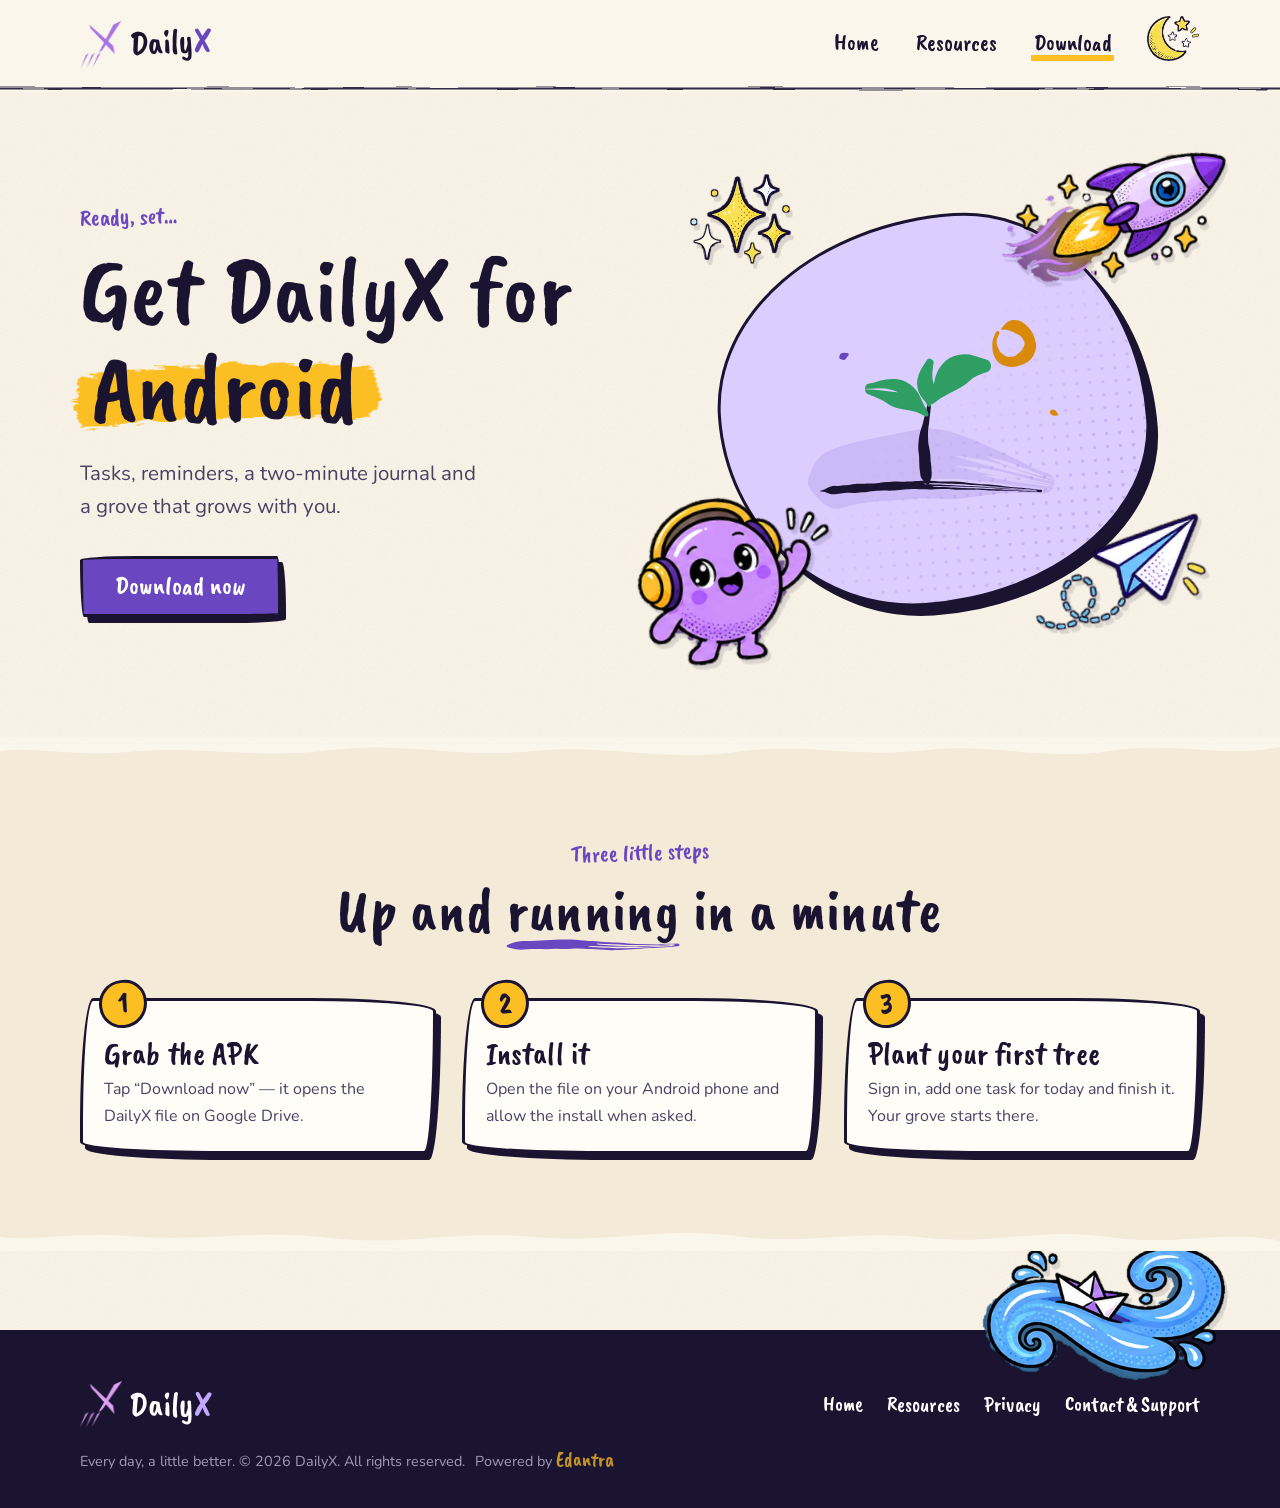
<file: download.html>
<!DOCTYPE html>
<html lang="en">
<head>
  <meta charset="UTF-8" />
  <meta name="viewport" content="width=device-width, initial-scale=1.0" />
  <title>Download | DailyX</title>
  <meta name="description" content="Download DailyX for Android — tasks, reminders, a two-minute journal and a grove that grows with you." />
  <link rel="canonical" href="https://dailyx.edantraeducation.com/download.html" />
  <meta property="og:type" content="website" />
  <meta property="og:site_name" content="DailyX" />
  <meta property="og:title" content="Download | DailyX" />
  <meta property="og:description" content="Download DailyX for Android — tasks, reminders, a two-minute journal and a grove that grows with you." />
  <meta property="og:url" content="https://dailyx.edantraeducation.com/download.html" />
  <meta property="og:image" content="https://dailyx.edantraeducation.com/assets/art/girl.webp" />
  <meta name="theme-color" content="#6b46c1" />
  <link rel="icon" href="assets/favicon.png" />
  <link rel="preconnect" href="https://fonts.googleapis.com" />
  <link rel="preconnect" href="https://fonts.gstatic.com" crossorigin />
  <link href="https://fonts.googleapis.com/css2?family=Caveat+Brush&family=Nunito:wght@400;600;700;800&display=swap" rel="stylesheet" />
  <link rel="stylesheet" href="assets/site.css" />
  <script>document.documentElement.classList.add('js');try{if(localStorage.getItem('dailyx-theme')==='night')document.documentElement.setAttribute('data-theme','night')}catch(e){}</script>
</head>
<body data-paint>
  <header class="site-header">
    <div class="wrap">
      <a class="brand" href="index.html" aria-label="DailyX home"><img src="assets/logo-mark.png" alt="" /><span>Daily<b>X</b></span></a>
      <nav class="site-nav" aria-label="Main">
        <ul>
          <li><a href="index.html">Home</a></li>
          <li><a href="resources.html">Resources</a></li>
          <li><a href="download.html" aria-current="page">Download</a></li>
        </ul>
      </nav>
    </div>
  </header>

  <main>
    <section class="page-hero">
      <div class="wrap">
        <div class="copy">
          <span class="eyebrow">Ready, set…</span>
          <h1 class="paint in">Get DailyX for <span class="swash">Android</span></h1>
          <p class="lede" style="margin:1.2rem 0 2rem">Tasks, reminders, a two-minute journal and a grove that grows with you.</p>
          <div class="hero-actions">
            <a class="btn" href="https://drive.google.com/file/d/1uRjebzIYfNgrSJ3x9LGkKJK_Bcdpc2F-/view?usp=drivesdk" target="_blank" rel="noopener">Download now</a>
          </div>
        </div>
        <div class="scene" aria-hidden="true" style="max-width:500px">
          <div class="blob"></div>
          <div data-brush="sapling" style="position:absolute;left:14%;top:20%;width:72%"></div>
          <img class="sticker drift" src="assets/art/rocket.webp" alt="" style="right:-9%;top:-7%;width:44%;--r:6deg;--d:7s" />
          <img class="sticker float" src="assets/art/mascot.webp" alt="" style="left:-9%;bottom:-5%;width:41%;--r:-6deg;--d:5.5s" />
          <img class="sticker spin-slow" src="assets/art/sparkles.webp" alt="" style="left:2%;top:0%;width:21%" />
          <img class="sticker float" src="assets/art/plane.webp" alt="" style="right:-6%;bottom:4%;width:36%;--r:-8deg;--d:6.5s;--delay:-2s" />
        </div>
      </div>
    </section>

    <section class="section tint torn-top torn-bottom">
      <div class="wrap">
        <div class="section-head reveal">
          <span class="eyebrow">Three little steps</span>
          <h2>Up and <span class="stroke">running</span> in a minute</h2>
        </div>
        <ol class="steps">
          <li class="reveal"><h3>Grab the APK</h3><p>Tap “Download now” — it opens the DailyX file on Google Drive.</p></li>
          <li class="reveal" style="--stagger:.1s"><h3>Install it</h3><p>Open the file on your Android phone and allow the install when asked.</p></li>
          <li class="reveal" style="--stagger:.2s"><h3>Plant your first tree</h3><p>Sign in, add one task for today and finish it. Your grove starts there.</p></li>
        </ol>
      </div>
    </section>
  </main>

  <footer class="site-footer" style="margin-top:5rem">
    <img class="sticker float" src="assets/art/river.webp" alt="" />
    <div class="wrap">
      <a class="brand" href="index.html" aria-label="DailyX home"><img src="assets/logo-mark.png" alt="" /><span>Daily<b>X</b></span></a>
      <nav aria-label="Footer">
        <a href="index.html">Home</a>
        <a href="resources.html">Resources</a>
        <a href="privacy.html">Privacy</a>
        <a href="contact.html">Contact &amp; Support</a>
      </nav>
      <small>Every day, a little better. &copy; 2026 DailyX. All rights reserved. <span class="powered">Powered by <a href="https://edantraeducation.com" target="_blank" rel="noopener">Edantra</a></span></small>
    </div>
  </footer>

  <script src="assets/brush.js"></script>
  <script src="assets/site.js"></script>
</body>
</html>
</file>
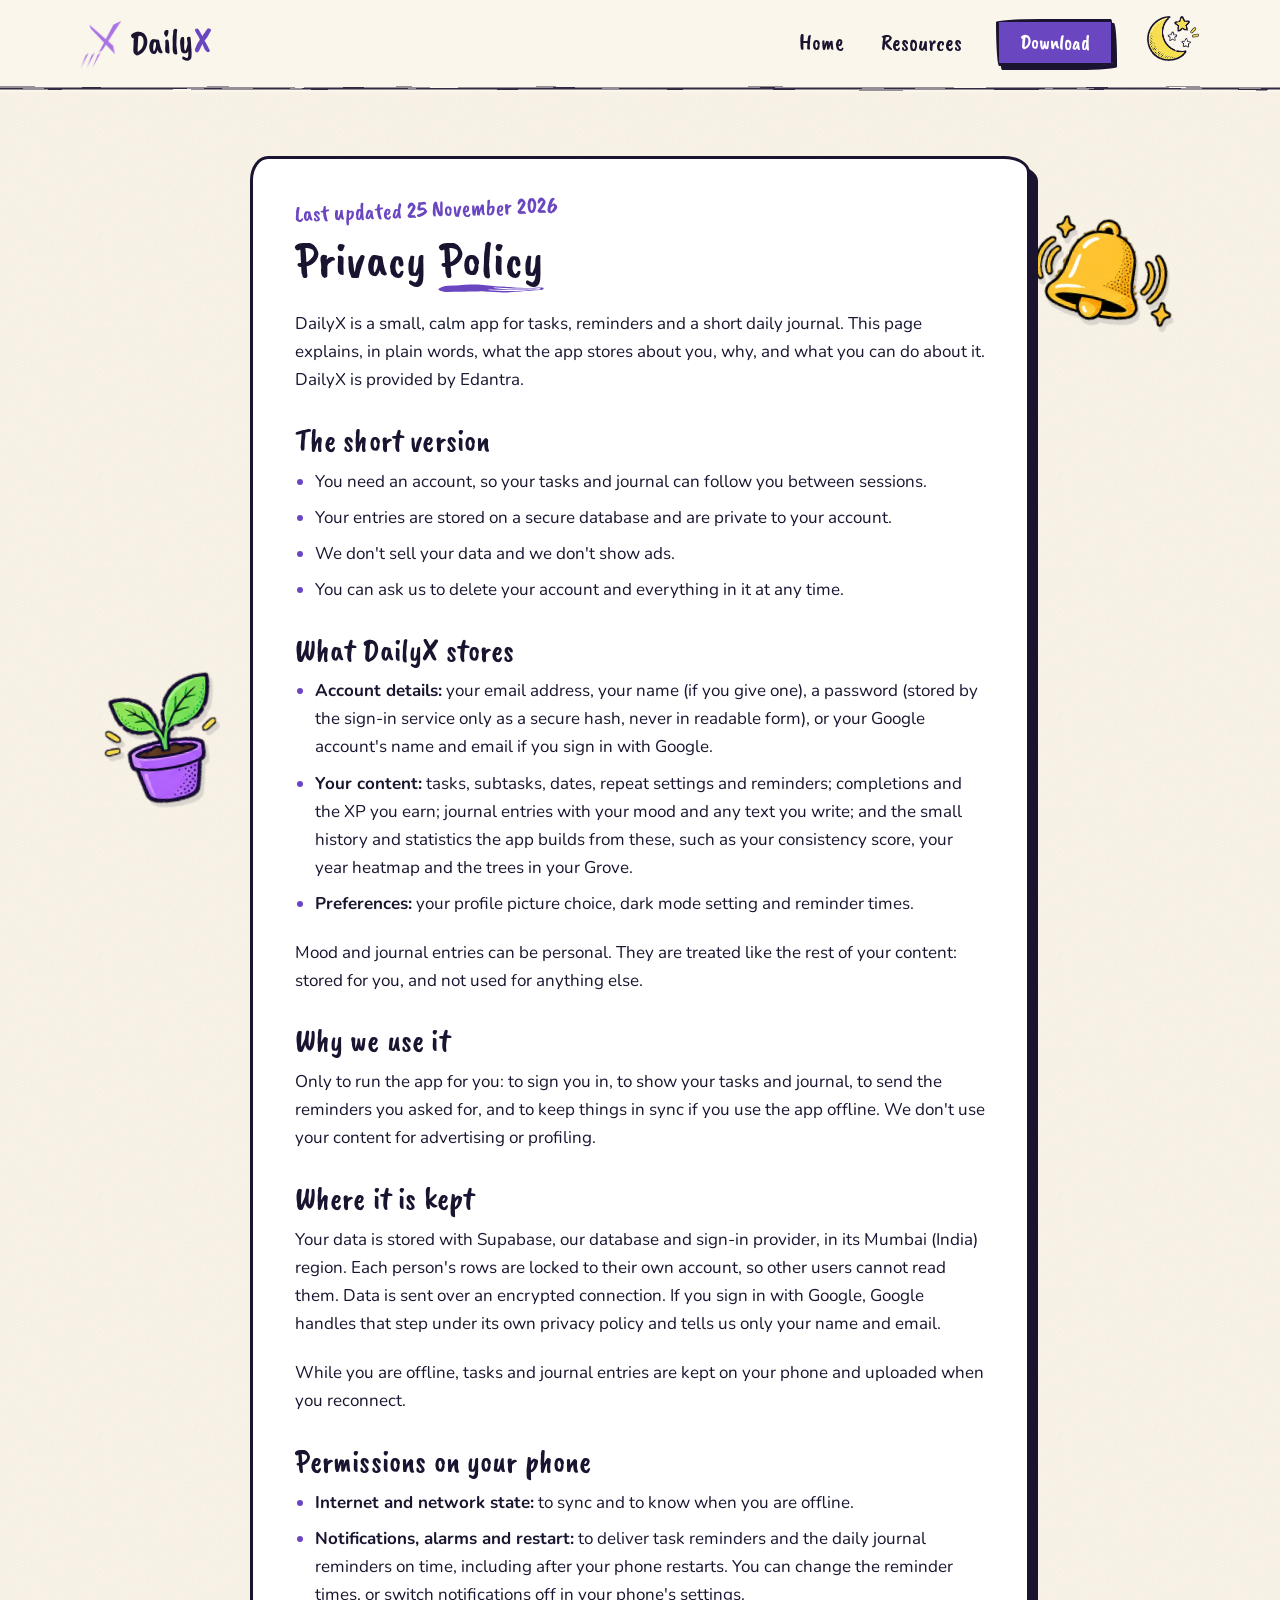
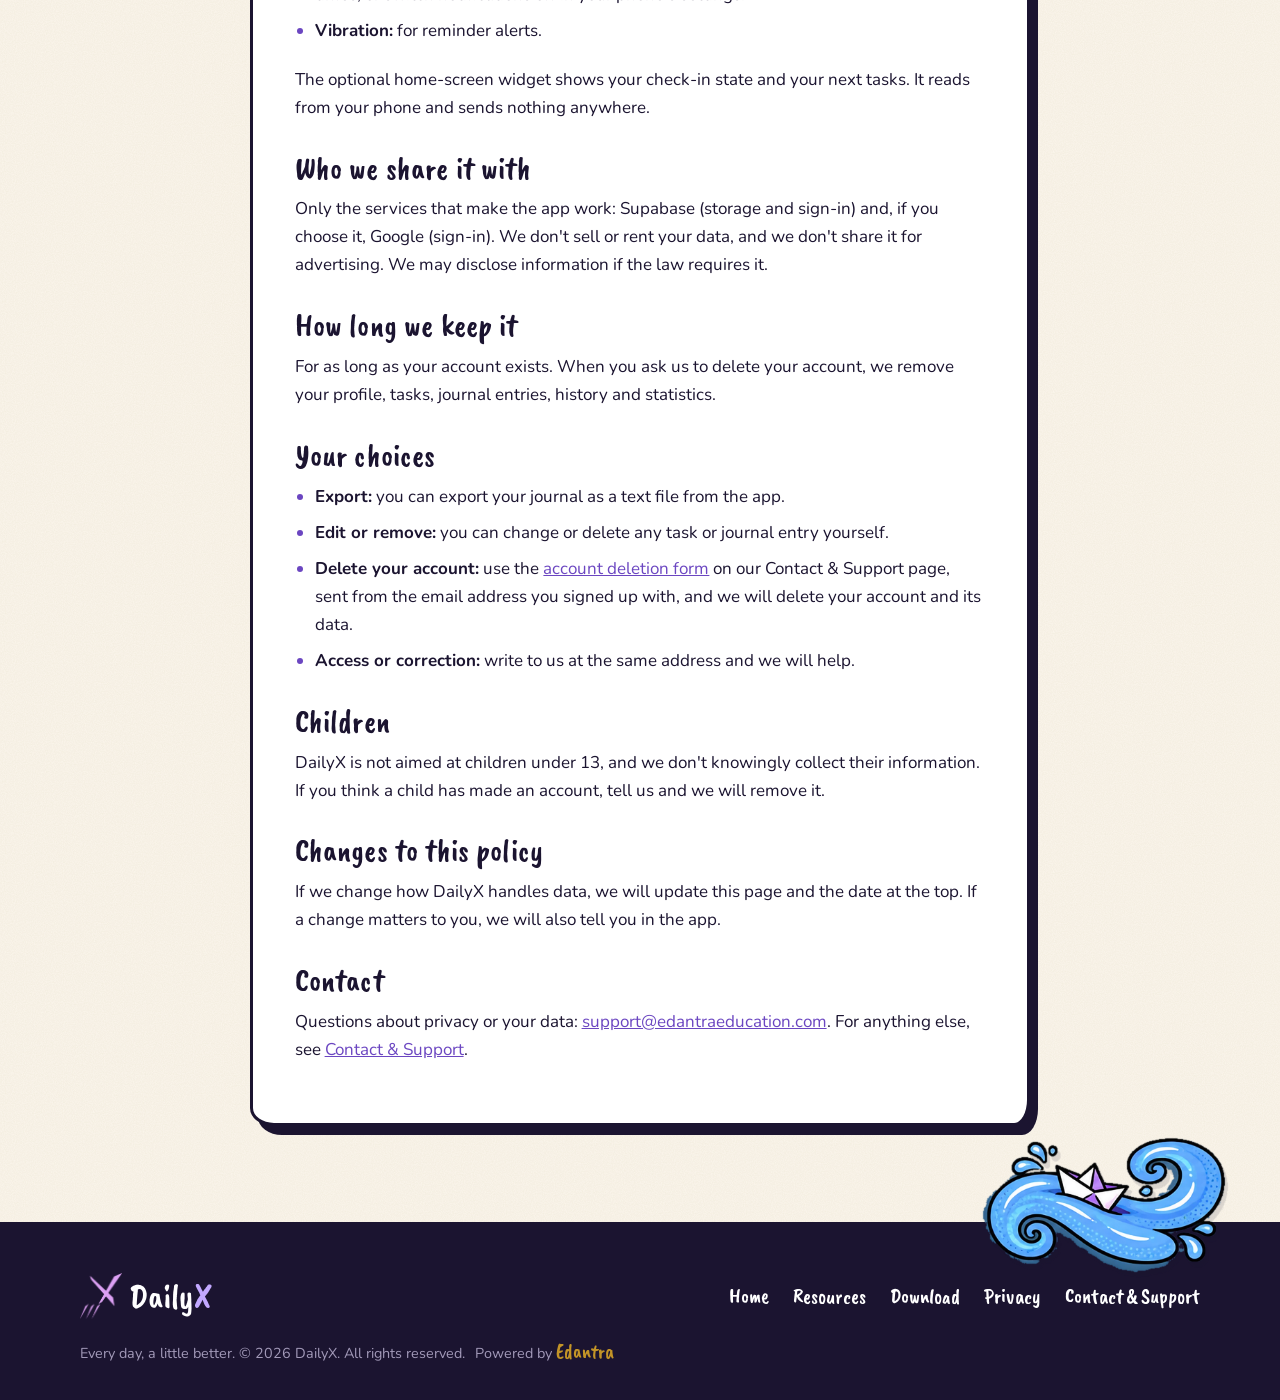
<file: privacy.html>
<!DOCTYPE html>
<html lang="en">
<head>
  <meta charset="UTF-8" />
  <meta name="viewport" content="width=device-width, initial-scale=1.0" />
  <title>Privacy Policy | DailyX</title>
  <meta name="description" content="How the DailyX app handles your data: what it stores, why, who can see it, and how to delete it." />
  <link rel="canonical" href="https://dailyx.edantraeducation.com/privacy.html" />
  <meta property="og:type" content="website" />
  <meta property="og:site_name" content="DailyX" />
  <meta property="og:title" content="Privacy Policy | DailyX" />
  <meta property="og:description" content="How the DailyX app handles your data: what it stores, why, who can see it, and how to delete it." />
  <meta property="og:url" content="https://dailyx.edantraeducation.com/privacy.html" />
  <meta property="og:image" content="https://dailyx.edantraeducation.com/assets/art/girl.webp" />
  <meta name="theme-color" content="#6b46c1" />
  <link rel="icon" href="assets/favicon.png" />
  <link rel="preconnect" href="https://fonts.googleapis.com" />
  <link rel="preconnect" href="https://fonts.gstatic.com" crossorigin />
  <link href="https://fonts.googleapis.com/css2?family=Caveat+Brush&family=Nunito:wght@400;600;700;800&family=Poppins:wght@400;500;600;700&display=swap" rel="stylesheet" />
  <link rel="stylesheet" href="assets/site.css" />
  <script>document.documentElement.classList.add('js');try{if(localStorage.getItem('dailyx-theme')==='night')document.documentElement.setAttribute('data-theme','night')}catch(e){}</script>
</head>
<body data-paint>
  <header class="site-header">
    <div class="wrap">
      <a class="brand" href="index.html" aria-label="DailyX home"><img src="assets/logo-mark.png" alt="" /><span>Daily<b>X</b></span></a>
      <nav class="site-nav" aria-label="Main">
        <ul>
          <li><a href="index.html">Home</a></li>
          <li><a href="resources.html">Resources</a></li>
          <li><a class="btn small" href="download.html">Download</a></li>
        </ul>
      </nav>
    </div>
  </header>

  <main class="wrap">
    <article class="article">
      <img class="sticker float deco-hide" src="assets/art/bell.webp" alt="" style="right:-150px;top:60px;width:150px;--r:8deg" />
      <img class="sticker sway deco-hide" src="assets/art/sprout.webp" alt="" style="left:-140px;top:520px;width:120px;--r:-8deg" />
      <div class="frame">
        <div class="blog-header">
          <span class="eyebrow">Last updated 25 November 2026</span>
          <h1 class="paint in">Privacy <span class="stroke">Policy</span></h1>
        </div>
        <div class="blog-body">
          <p>DailyX is a small, calm app for tasks, reminders and a short daily journal. This page explains, in plain words, what the app stores about you, why, and what you can do about it. DailyX is provided by Edantra.</p>

          <h3>The short version</h3>
          <ul>
            <li>You need an account, so your tasks and journal can follow you between sessions.</li>
            <li>Your entries are stored on a secure database and are private to your account.</li>
            <li>We don't sell your data and we don't show ads.</li>
            <li>You can ask us to delete your account and everything in it at any time.</li>
          </ul>

          <h3>What DailyX stores</h3>
          <ul>
            <li><strong>Account details:</strong> your email address, your name (if you give one), a password (stored by the sign-in service only as a secure hash, never in readable form), or your Google account's name and email if you sign in with Google.</li>
            <li><strong>Your content:</strong> tasks, subtasks, dates, repeat settings and reminders; completions and the XP you earn; journal entries with your mood and any text you write; and the small history and statistics the app builds from these, such as your consistency score, your year heatmap and the trees in your Grove.</li>
            <li><strong>Preferences:</strong> your profile picture choice, dark mode setting and reminder times.</li>
          </ul>
          <p>Mood and journal entries can be personal. They are treated like the rest of your content: stored for you, and not used for anything else.</p>

          <h3>Why we use it</h3>
          <p>Only to run the app for you: to sign you in, to show your tasks and journal, to send the reminders you asked for, and to keep things in sync if you use the app offline. We don't use your content for advertising or profiling.</p>

          <h3>Where it is kept</h3>
          <p>Your data is stored with Supabase, our database and sign-in provider, in its Mumbai (India) region. Each person's rows are locked to their own account, so other users cannot read them. Data is sent over an encrypted connection. If you sign in with Google, Google handles that step under its own privacy policy and tells us only your name and email.</p>
          <p>While you are offline, tasks and journal entries are kept on your phone and uploaded when you reconnect.</p>

          <h3>Permissions on your phone</h3>
          <ul>
            <li><strong>Internet and network state:</strong> to sync and to know when you are offline.</li>
            <li><strong>Notifications, alarms and restart:</strong> to deliver task reminders and the daily journal reminders on time, including after your phone restarts. You can change the reminder times, or switch notifications off in your phone's settings.</li>
            <li><strong>Vibration:</strong> for reminder alerts.</li>
          </ul>
          <p>The optional home-screen widget shows your check-in state and your next tasks. It reads from your phone and sends nothing anywhere.</p>

          <h3>Who we share it with</h3>
          <p>Only the services that make the app work: Supabase (storage and sign-in) and, if you choose it, Google (sign-in). We don't sell or rent your data, and we don't share it for advertising. We may disclose information if the law requires it.</p>

          <h3>How long we keep it</h3>
          <p>For as long as your account exists. When you ask us to delete your account, we remove your profile, tasks, journal entries, history and statistics.</p>

          <h3>Your choices</h3>
          <ul>
            <li><strong>Export:</strong> you can export your journal as a text file from the app.</li>
            <li><strong>Edit or remove:</strong> you can change or delete any task or journal entry yourself.</li>
            <li><strong>Delete your account:</strong> use the <a href="contact.html#delete-account">account deletion form</a> on our Contact &amp; Support page, sent from the email address you signed up with, and we will delete your account and its data.</li>
            <li><strong>Access or correction:</strong> write to us at the same address and we will help.</li>
          </ul>

          <h3>Children</h3>
          <p>DailyX is not aimed at children under 13, and we don't knowingly collect their information. If you think a child has made an account, tell us and we will remove it.</p>

          <h3>Changes to this policy</h3>
          <p>If we change how DailyX handles data, we will update this page and the date at the top. If a change matters to you, we will also tell you in the app.</p>

          <h3>Contact</h3>
          <p>Questions about privacy or your data: <a href="mailto:support@edantraeducation.com">support@edantraeducation.com</a>. For anything else, see <a href="contact.html">Contact &amp; Support</a>.</p>
        </div>
      </div>
    </article>
  </main>

  <footer class="site-footer" style="margin-top:6rem">
    <img class="sticker float" src="assets/art/river.webp" alt="" />
    <div class="wrap">
      <a class="brand" href="index.html" aria-label="DailyX home"><img src="assets/logo-mark.png" alt="" /><span>Daily<b>X</b></span></a>
      <nav aria-label="Footer">
        <a href="index.html">Home</a>
        <a href="resources.html">Resources</a>
        <a href="download.html">Download</a>
        <a href="privacy.html">Privacy</a>
        <a href="contact.html">Contact &amp; Support</a>
      </nav>
      <small>Every day, a little better. &copy; 2026 DailyX. All rights reserved. <span class="powered">Powered by <a href="https://edantraeducation.com" target="_blank" rel="noopener">Edantra</a></span></small>
    </div>
  </footer>

  <script src="assets/brush.js"></script>
  <script src="assets/site.js"></script>
</body>
</html>
</file>
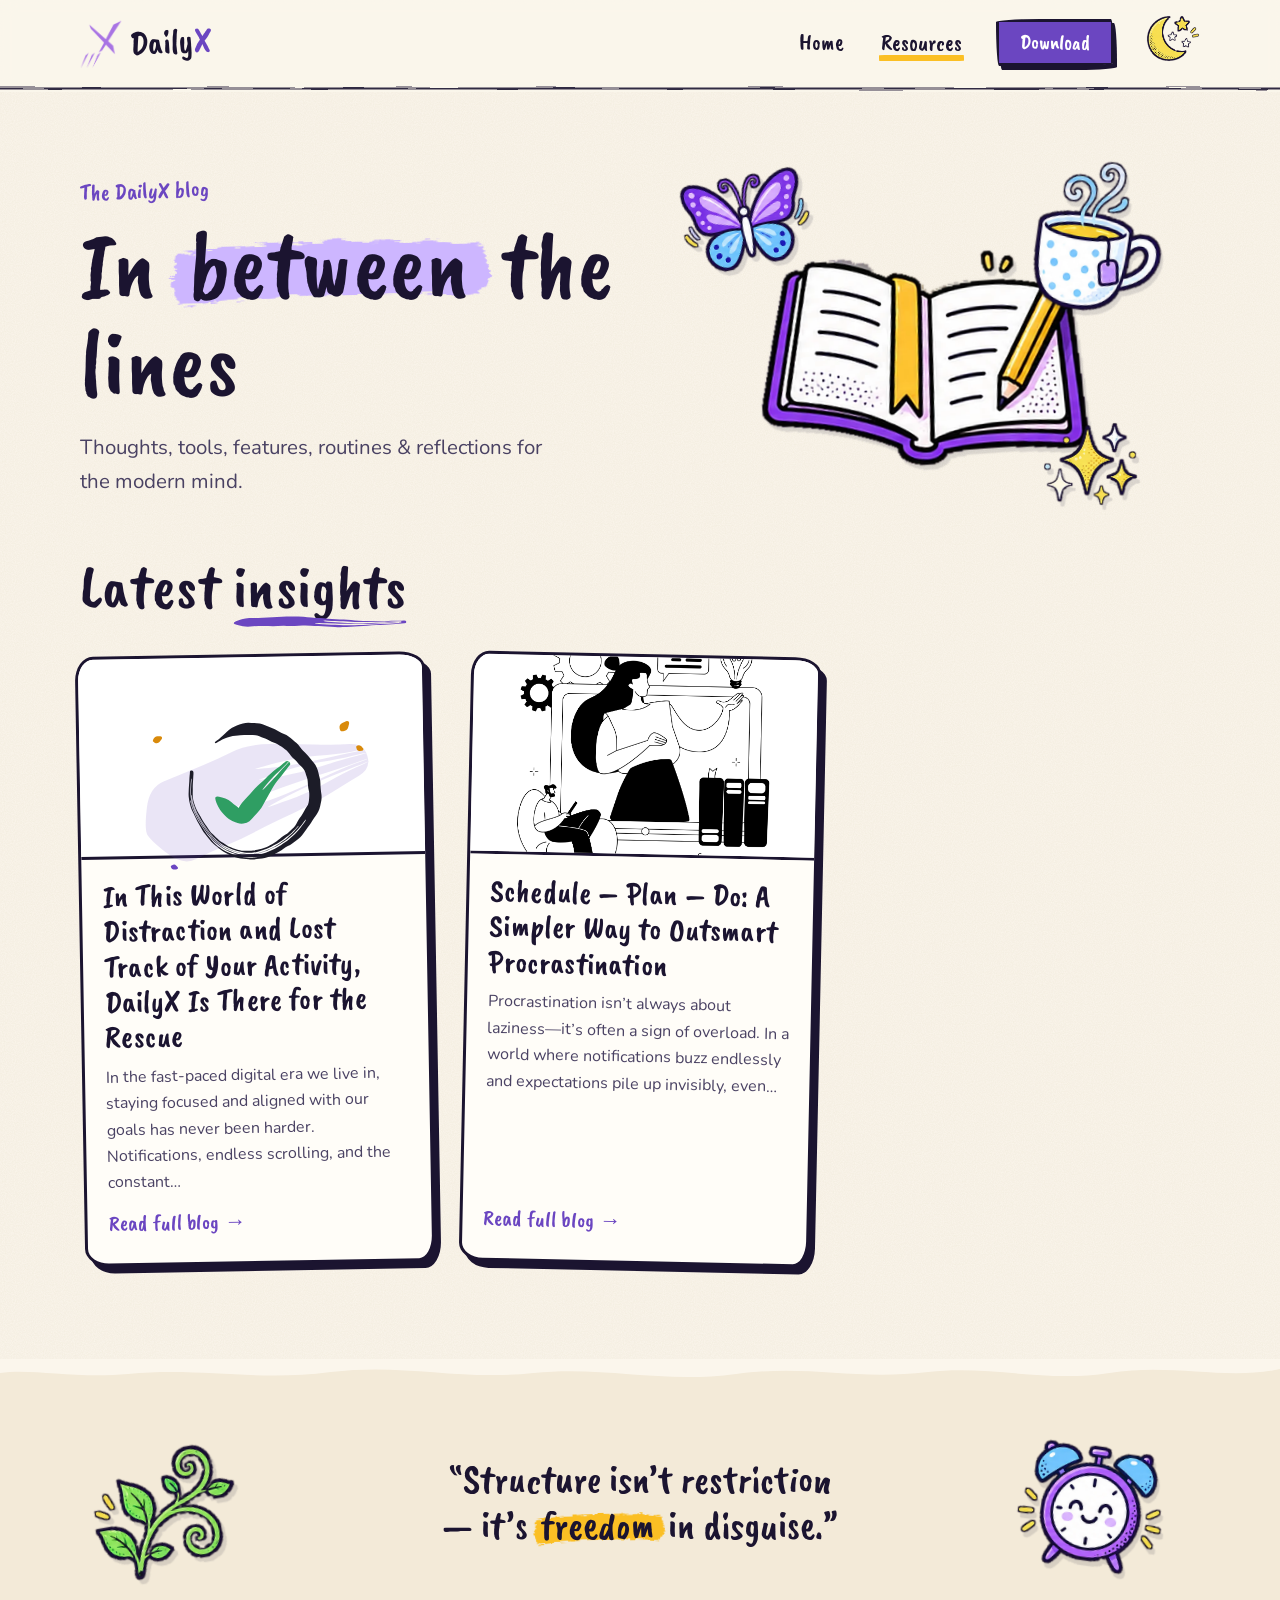
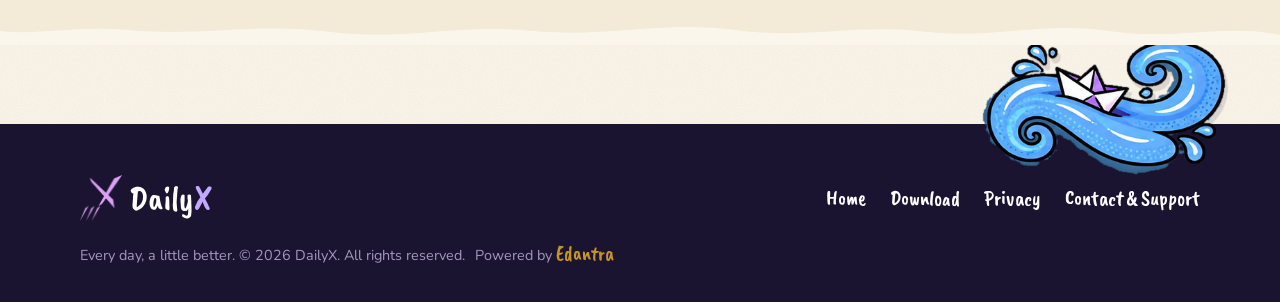
<file: resources.html>
<!DOCTYPE html>
<html lang="en">
<head>
  <meta charset="UTF-8" />
  <meta name="viewport" content="width=device-width, initial-scale=1.0" />
  <title>Resources | DailyX</title>
  <meta name="description" content="In Between the Lines — thoughts, tools, features, routines and reflections for the modern mind." />
  <link rel="canonical" href="https://dailyx.edantraeducation.com/resources.html" />
  <meta property="og:type" content="website" />
  <meta property="og:site_name" content="DailyX" />
  <meta property="og:title" content="Resources | DailyX" />
  <meta property="og:description" content="In Between the Lines — thoughts, tools, features, routines and reflections for the modern mind." />
  <meta property="og:url" content="https://dailyx.edantraeducation.com/resources.html" />
  <meta property="og:image" content="https://dailyx.edantraeducation.com/assets/art/girl.webp" />
  <meta name="theme-color" content="#6b46c1" />
  <link rel="icon" href="assets/favicon.png" />
  <link rel="preconnect" href="https://fonts.googleapis.com" />
  <link rel="preconnect" href="https://fonts.gstatic.com" crossorigin />
  <link href="https://fonts.googleapis.com/css2?family=Caveat+Brush&family=Nunito:wght@400;600;700;800&display=swap" rel="stylesheet" />
  <link rel="stylesheet" href="assets/site.css" />
  <script>document.documentElement.classList.add('js');try{if(localStorage.getItem('dailyx-theme')==='night')document.documentElement.setAttribute('data-theme','night')}catch(e){}</script>
</head>
<body data-paint>
  <header class="site-header">
    <div class="wrap">
      <a class="brand" href="index.html" aria-label="DailyX home"><img src="assets/logo-mark.png" alt="" /><span>Daily<b>X</b></span></a>
      <nav class="site-nav" aria-label="Main">
        <ul>
          <li><a href="index.html">Home</a></li>
          <li><a href="resources.html" aria-current="page">Resources</a></li>
          <li><a class="btn small" href="download.html">Download</a></li>
        </ul>
      </nav>
    </div>
  </header>

  <main>
    <section class="page-hero" style="padding-bottom:1rem">
      <div class="wrap">
        <div class="copy">
          <span class="eyebrow">The DailyX blog</span>
          <h1 class="paint in">In <span class="swash lilac">between</span> the lines</h1>
          <p class="lede" style="margin-top:1.2rem;max-width:40ch">Thoughts, tools, features, routines &amp; reflections for the modern mind.</p>
        </div>
        <div class="scene" aria-hidden="true" style="max-width:440px;aspect-ratio:1/0.72">
          <img class="sticker float" src="assets/art/journal.webp" alt="" style="left:10%;top:22%;width:78%;--r:-4deg;--d:7s" />
          <img class="sticker float" src="assets/art/mug.webp" alt="" style="right:-4%;top:-6%;width:30%;--r:8deg;--d:6s;--delay:-2s" />
          <img class="sticker sway" src="assets/art/butterfly.webp" alt="" style="left:-4%;top:-2%;width:30%;--r:-12deg;--d:3.2s" />
          <img class="sticker spin-slow" src="assets/art/sparkles.webp" alt="" style="right:2%;bottom:-4%;width:22%" />
        </div>
      </div>
    </section>

    <section class="section" style="padding-top:2.5rem">
      <div class="wrap">
        <h2 class="reveal" style="margin-bottom:2.2rem">Latest <span class="stroke">insights</span></h2>
        <div class="posts">
          <a class="post reveal" href="blogs/DailyX.html" style="--tilt:-1deg">
            <div class="thumb contain" data-brush="allDone" style="display:grid;place-items:center"></div>
            <div class="body">
              <h3>In This World of Distraction and Lost Track of Your Activity, DailyX Is There for the Rescue</h3>
              <p>In the fast-paced digital era we live in, staying focused and aligned with our goals has never been harder. Notifications, endless scrolling, and the constant…</p>
              <span class="more">Read full blog →</span>
            </div>
          </a>

          <a class="post reveal" href="blogs/Schedule.html" style="--tilt:1.2deg;--stagger:.1s">
            <img class="thumb" src="assets/blog/Schedule.jpg" alt="Schedule – Plan – Do" loading="lazy" />
            <div class="body">
              <h3>Schedule – Plan – Do: A Simpler Way to Outsmart Procrastination</h3>
              <p>Procrastination isn’t always about laziness—it’s often a sign of overload. In a world where notifications buzz endlessly and expectations pile up invisibly, even…</p>
              <span class="more">Read full blog →</span>
            </div>
          </a>
          <!-- Add more blog cards here as needed -->
        </div>
      </div>
    </section>

    <section class="section tint torn-top torn-bottom">
      <div class="wrap" style="position:relative">
        <img class="sticker sway deco-hide" src="assets/art/vine.webp" alt="" style="left:2%;top:-10%;width:150px;--r:-10deg" />
        <img class="sticker float deco-hide" src="assets/art/clock.webp" alt="" style="right:3%;top:-14%;width:150px;--r:8deg" />
        <blockquote class="quote reveal">“Structure isn’t restriction — it’s <span class="swash">freedom</span> in disguise.”</blockquote>
      </div>
    </section>
  </main>

  <footer class="site-footer" style="margin-top:5rem">
    <img class="sticker float" src="assets/art/river.webp" alt="" />
    <div class="wrap">
      <a class="brand" href="index.html" aria-label="DailyX home"><img src="assets/logo-mark.png" alt="" /><span>Daily<b>X</b></span></a>
      <nav aria-label="Footer">
        <a href="index.html">Home</a>
        <a href="download.html">Download</a>
        <a href="privacy.html">Privacy</a>
        <a href="contact.html">Contact &amp; Support</a>
      </nav>
      <small>Every day, a little better. &copy; 2026 DailyX. All rights reserved. <span class="powered">Powered by <a href="https://edantraeducation.com" target="_blank" rel="noopener">Edantra</a></span></small>
    </div>
  </footer>

  <script src="assets/brush.js"></script>
  <script src="assets/site.js"></script>
</body>
</html>
</file>
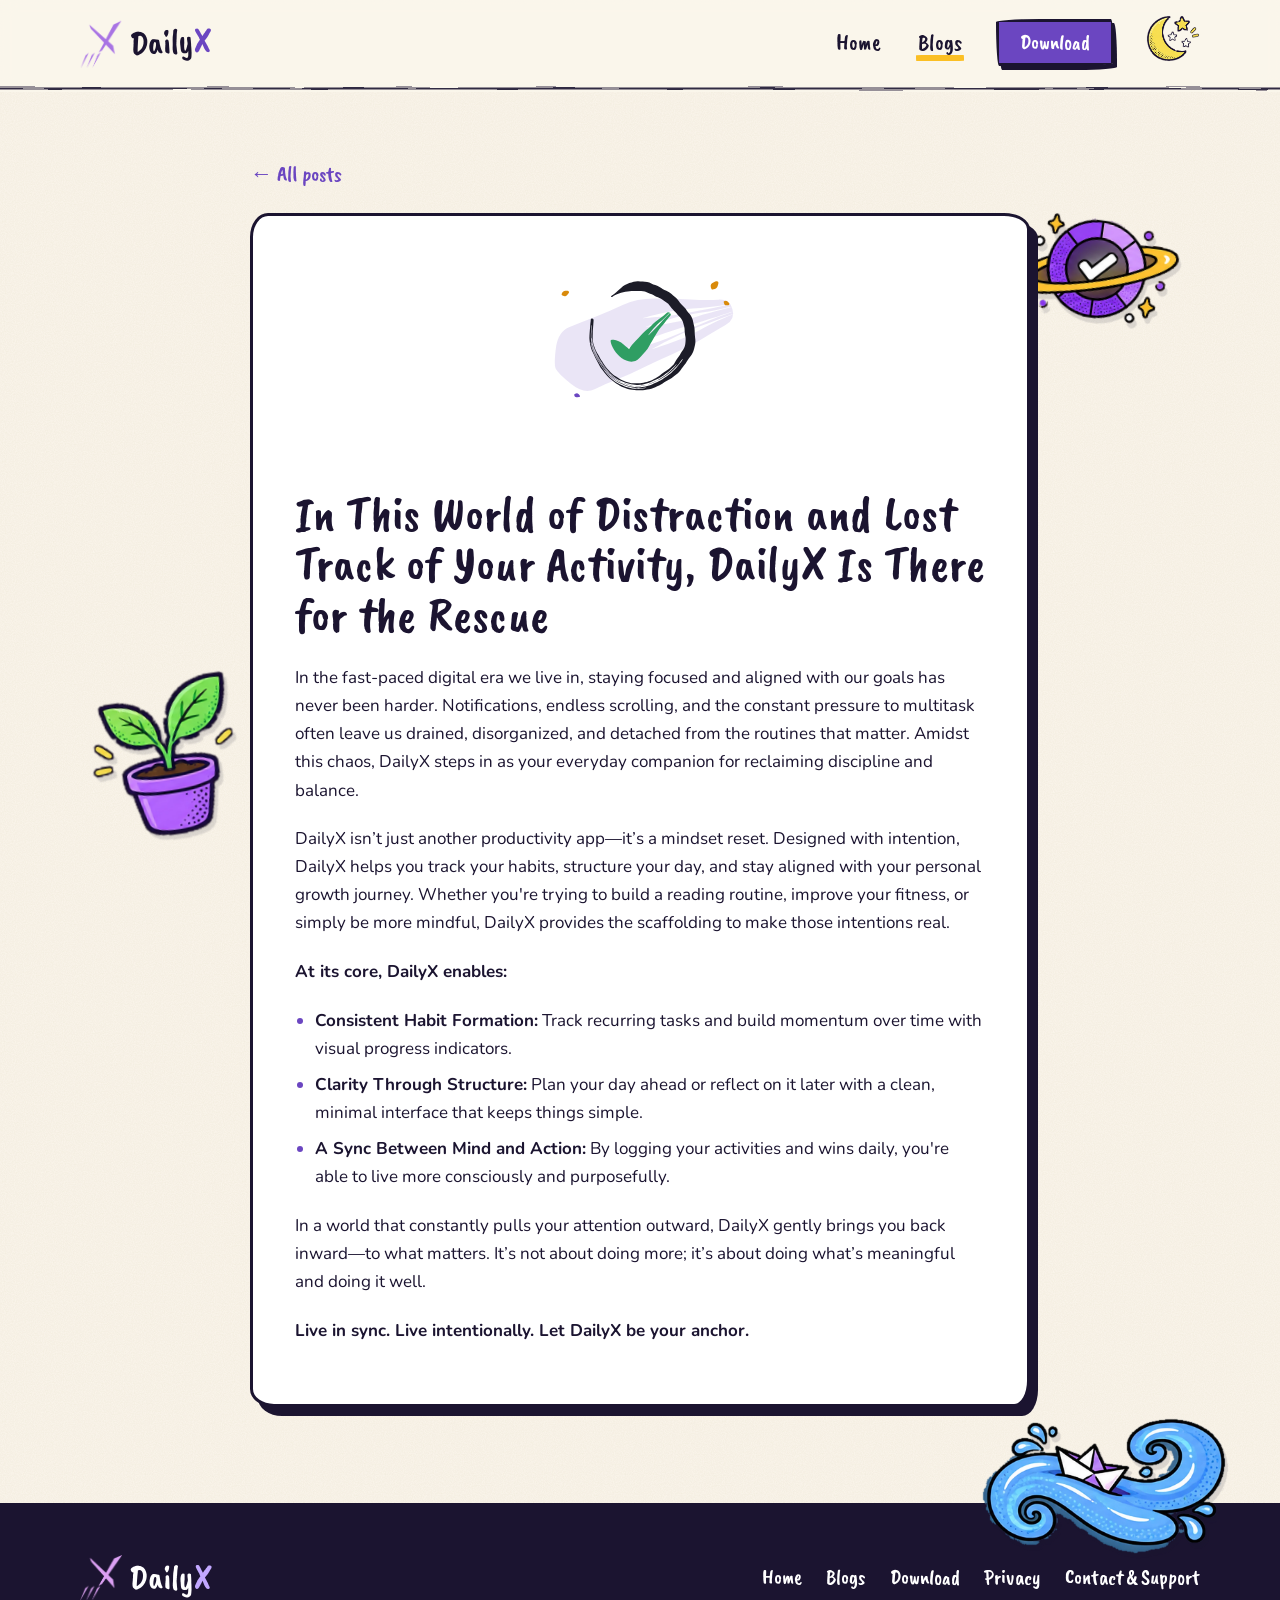
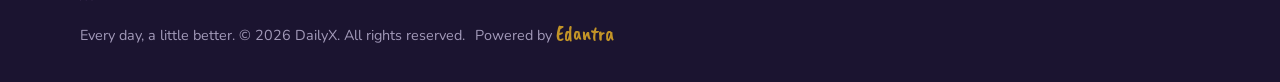
<file: blogs/DailyX.html>
<!DOCTYPE html>
<html lang="en">
<head>
  <meta charset="UTF-8" />
  <meta name="viewport" content="width=device-width, initial-scale=1.0" />
  <title>DailyX: Your Focus Companion | DailyX</title>
  <link rel="canonical" href="https://dailyx.edantraeducation.com/blogs/DailyX.html" />
  <meta property="og:type" content="website" />
  <meta property="og:site_name" content="DailyX" />
  <meta property="og:title" content="DailyX: Your Focus Companion | DailyX" />
  <meta property="og:description" content="DailyX — tasks, reminders, a two-minute journal and a grove that grows with every task you finish." />
  <meta property="og:url" content="https://dailyx.edantraeducation.com/blogs/DailyX.html" />
  <meta property="og:image" content="https://dailyx.edantraeducation.com/assets/art/girl.webp" />
  <meta name="theme-color" content="#6b46c1" />
  <link rel="icon" href="../assets/favicon.png" />
  <link rel="preconnect" href="https://fonts.googleapis.com" />
  <link rel="preconnect" href="https://fonts.gstatic.com" crossorigin />
  <link href="https://fonts.googleapis.com/css2?family=Caveat+Brush&family=Nunito:wght@400;600;700;800&display=swap" rel="stylesheet" />
  <link rel="stylesheet" href="../assets/site.css" />
  <script>document.documentElement.classList.add('js');try{if(localStorage.getItem('dailyx-theme')==='night')document.documentElement.setAttribute('data-theme','night')}catch(e){}</script>
</head>
<body data-paint>
  <header class="site-header">
    <div class="wrap">
      <a class="brand" href="../index.html" aria-label="DailyX home"><img src="../assets/logo-mark.png" alt="" /><span>Daily<b>X</b></span></a>
      <nav class="site-nav" aria-label="Main">
        <ul>
          <li><a href="../index.html">Home</a></li>
          <li><a href="../resources.html" aria-current="page">Blogs</a></li>
          <li><a class="btn small" href="../download.html">Download</a></li>
        </ul>
      </nav>
    </div>
  </header>

  <main class="wrap">
    <article class="article">
      <a class="back" href="../resources.html">← All posts</a>
      <img class="sticker float deco-hide" src="../assets/art/planet.webp" alt="" style="right:-150px;top:60px;width:170px;--r:8deg" />
      <img class="sticker sway deco-hide" src="../assets/art/sprout.webp" alt="" style="left:-150px;top:520px;width:150px;--r:-8deg" />
      <div class="frame">
        <div class="blog-image contain" data-brush="allDone" style="max-width:300px;margin:0 auto;border:0"></div>
        <div class="blog-header">
          <h1>In This World of Distraction and Lost Track of Your Activity, DailyX Is There for the Rescue</h1>
        </div>
        <div class="blog-body">
          <p>
            In the fast-paced digital era we live in, staying focused and aligned with our goals has never been harder.
            Notifications, endless scrolling, and the constant pressure to multitask often leave us drained, disorganized,
            and detached from the routines that matter. Amidst this chaos, DailyX steps in as your everyday companion for
            reclaiming discipline and balance.
          </p>

          <p>
            DailyX isn’t just another productivity app—it’s a mindset reset. Designed with intention, DailyX helps you track
            your habits, structure your day, and stay aligned with your personal growth journey. Whether you're trying to build
            a reading routine, improve your fitness, or simply be more mindful, DailyX provides the scaffolding to make those
            intentions real.
          </p>

          <p><strong>At its core, DailyX enables:</strong></p>

          <ul>
            <li><strong>Consistent Habit Formation:</strong> Track recurring tasks and build momentum over time with visual progress indicators.</li>
            <li><strong>Clarity Through Structure:</strong> Plan your day ahead or reflect on it later with a clean, minimal interface that keeps things simple.</li>
            <li><strong>A Sync Between Mind and Action:</strong> By logging your activities and wins daily, you're able to live more consciously and purposefully.</li>
          </ul>

          <p>
            In a world that constantly pulls your attention outward, DailyX gently brings you back inward—to what matters.
            It’s not about doing more; it’s about doing what’s meaningful and doing it well.
          </p>

          <p><strong>Live in sync. Live intentionally. Let DailyX be your anchor.</strong></p>

        </div>
      </div>
    </article>
  </main>

  <footer class="site-footer" style="margin-top:6rem">
    <img class="sticker float" src="../assets/art/river.webp" alt="" />
    <div class="wrap">
      <a class="brand" href="../index.html" aria-label="DailyX home"><img src="../assets/logo-mark.png" alt="" /><span>Daily<b>X</b></span></a>
      <nav aria-label="Footer">
        <a href="../index.html">Home</a>
        <a href="../resources.html">Blogs</a>
        <a href="../download.html">Download</a>
        <a href="../privacy.html">Privacy</a>
        <a href="../contact.html">Contact &amp; Support</a>
      </nav>
      <small>Every day, a little better. &copy; 2026 DailyX. All rights reserved. <span class="powered">Powered by <a href="https://edantraeducation.com" target="_blank" rel="noopener">Edantra</a></span></small>
    </div>
  </footer>

  <script src="../assets/brush.js"></script>
  <script src="../assets/site.js"></script>
</body>
</html>
</file>
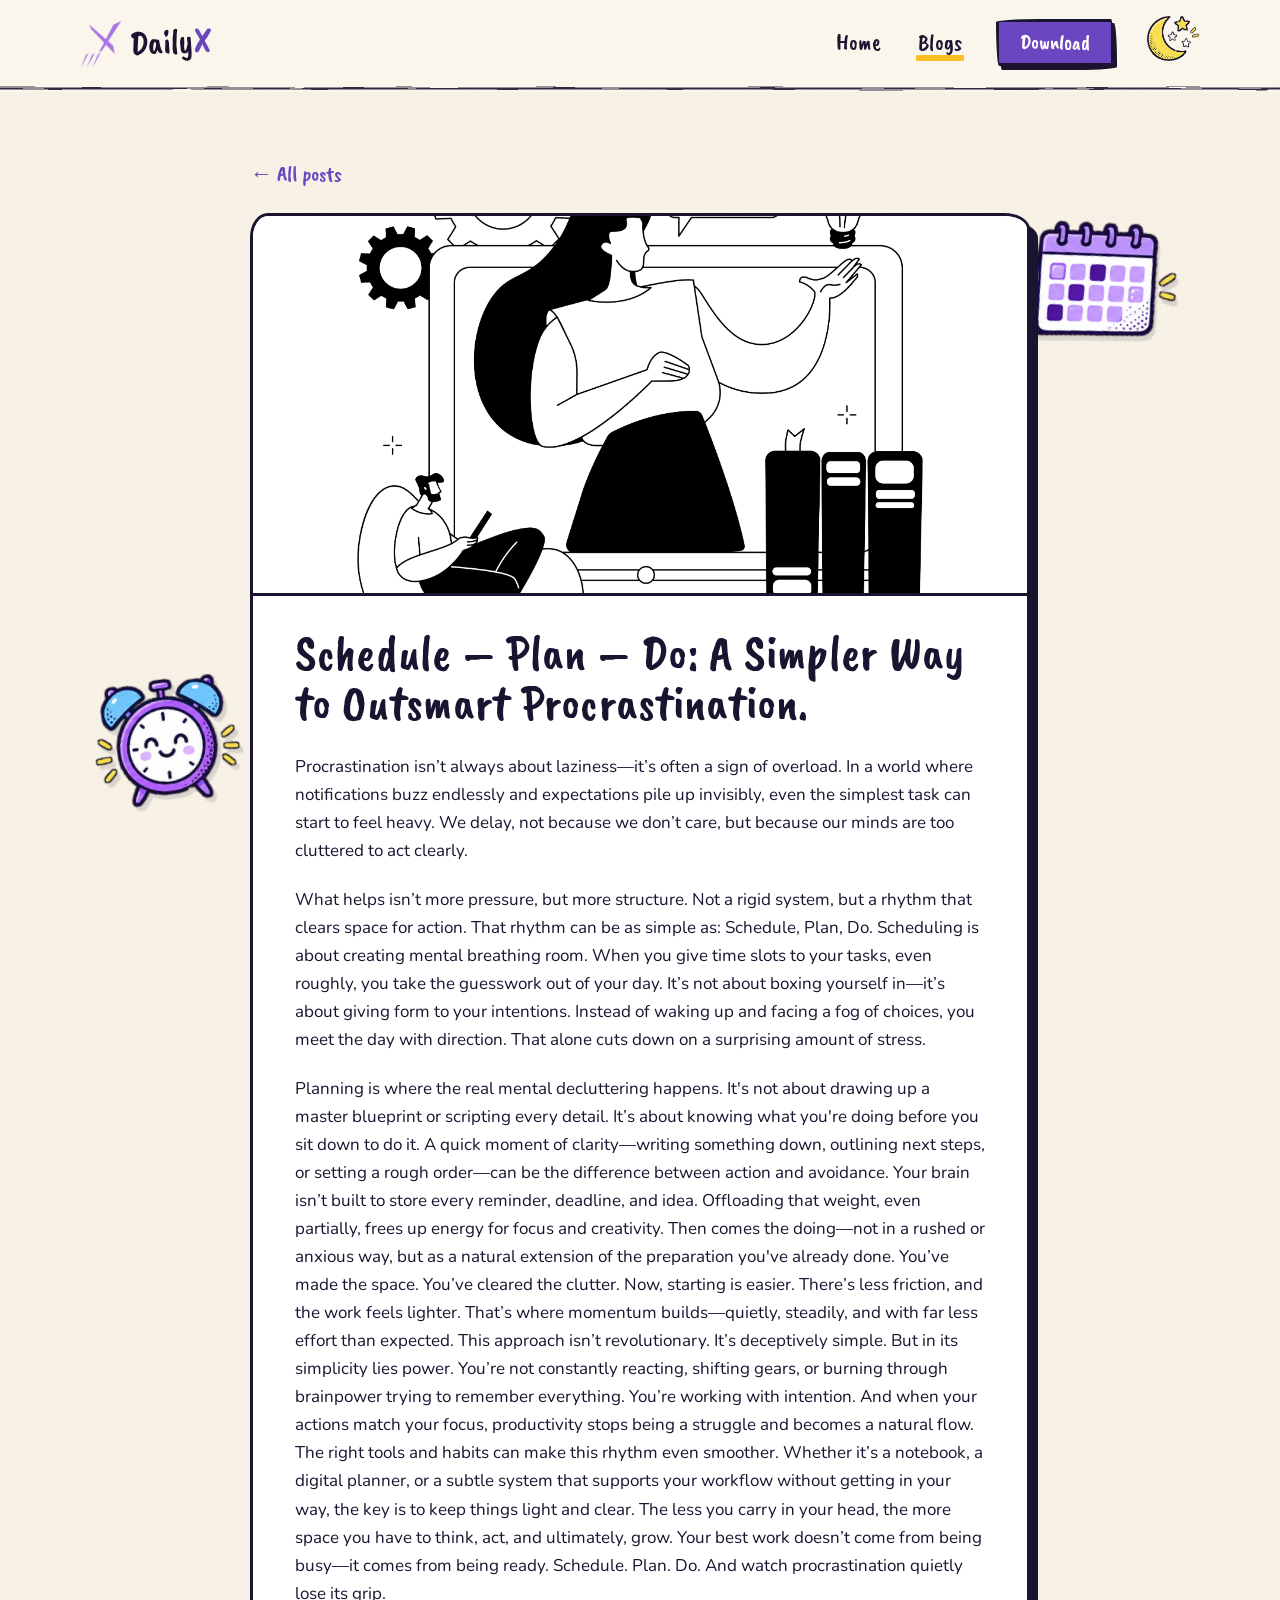
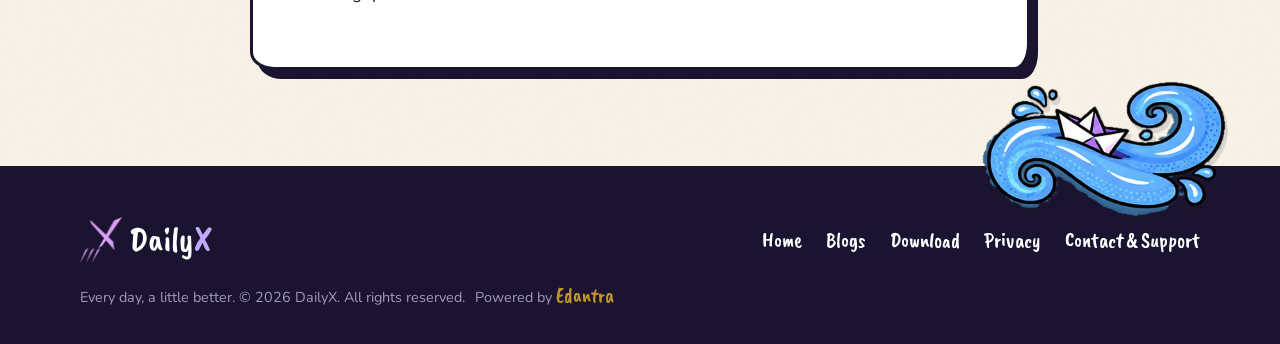
<file: blogs/Schedule.html>
<!DOCTYPE html>
<html lang="en">
<head>
  <meta charset="UTF-8" />
  <meta name="viewport" content="width=device-width, initial-scale=1.0" />
  <title>Schedule – Plan – Do | DailyX</title>
  <link rel="canonical" href="https://dailyx.edantraeducation.com/blogs/Schedule.html" />
  <meta property="og:type" content="website" />
  <meta property="og:site_name" content="DailyX" />
  <meta property="og:title" content="Schedule – Plan – Do | DailyX" />
  <meta property="og:description" content="DailyX — tasks, reminders, a two-minute journal and a grove that grows with every task you finish." />
  <meta property="og:url" content="https://dailyx.edantraeducation.com/blogs/Schedule.html" />
  <meta property="og:image" content="https://dailyx.edantraeducation.com/assets/art/girl.webp" />
  <meta name="theme-color" content="#6b46c1" />
  <link rel="icon" href="../assets/favicon.png" />
  <link rel="preconnect" href="https://fonts.googleapis.com" />
  <link rel="preconnect" href="https://fonts.gstatic.com" crossorigin />
  <link href="https://fonts.googleapis.com/css2?family=Caveat+Brush&family=Nunito:wght@400;600;700;800&display=swap" rel="stylesheet" />
  <link rel="stylesheet" href="../assets/site.css" />
  <script>document.documentElement.classList.add('js');try{if(localStorage.getItem('dailyx-theme')==='night')document.documentElement.setAttribute('data-theme','night')}catch(e){}</script>
</head>
<body data-paint>
  <header class="site-header">
    <div class="wrap">
      <a class="brand" href="../index.html" aria-label="DailyX home"><img src="../assets/logo-mark.png" alt="" /><span>Daily<b>X</b></span></a>
      <nav class="site-nav" aria-label="Main">
        <ul>
          <li><a href="../index.html">Home</a></li>
          <li><a href="../resources.html" aria-current="page">Blogs</a></li>
          <li><a class="btn small" href="../download.html">Download</a></li>
        </ul>
      </nav>
    </div>
  </header>

  <main class="wrap">
    <article class="article">
      <a class="back" href="../resources.html">← All posts</a>
      <img class="sticker float deco-hide" src="../assets/art/calendar.webp" alt="" style="right:-150px;top:60px;width:170px;--r:8deg" />
      <img class="sticker sway deco-hide" src="../assets/art/clock.webp" alt="" style="left:-150px;top:520px;width:150px;--r:-8deg" />
      <div class="frame">
        <img src="../assets/blog/Schedule.jpg" alt="Blog Image" class="blog-image" />
        <div class="blog-header">
          <h1>Schedule – Plan – Do: A Simpler Way to Outsmart Procrastination.</h1>
        </div>
        <div class="blog-body">
          <p>
            Procrastination isn’t always about laziness—it’s often a sign of overload. In a world where notifications buzz endlessly and expectations pile up invisibly, even the simplest task can start to feel heavy. We delay, not because we don’t care, but because our minds are too cluttered to act clearly.
          </p>

          <p>
            What helps isn’t more pressure, but more structure. Not a rigid system, but a rhythm that clears space for action. That rhythm can be as simple as: Schedule, Plan, Do.
        
            Scheduling is about creating mental breathing room. When you give time slots to your tasks, even roughly, you take the guesswork out of your day. It’s not about boxing yourself in—it’s about giving form to your intentions. Instead of waking up and facing a fog of choices, you meet the day with direction. That alone cuts down on a surprising amount of stress.
          </p>

          <p>
            Planning is where the real mental decluttering happens. It's not about drawing up a master blueprint or scripting every detail. It’s about knowing what you're doing before you sit down to do it. A quick moment of clarity—writing something down, outlining next steps, or setting a rough order—can be the difference between action and avoidance. Your brain isn’t built to store every reminder, deadline, and idea. Offloading that weight, even partially, frees up energy for focus and creativity.
        
            Then comes the doing—not in a rushed or anxious way, but as a natural extension of the preparation you've already done. You’ve made the space. You’ve cleared the clutter. Now, starting is easier. There’s less friction, and the work feels lighter. That’s where momentum builds—quietly, steadily, and with far less effort than expected.
        
            This approach isn’t revolutionary. It’s deceptively simple. But in its simplicity lies power. You’re not constantly reacting, shifting gears, or burning through brainpower trying to remember everything. You’re working with intention. And when your actions match your focus, productivity stops being a struggle and becomes a natural flow.
        
            The right tools and habits can make this rhythm even smoother. Whether it’s a notebook, a digital planner, or a subtle system that supports your workflow without getting in your way, the key is to keep things light and clear. The less you carry in your head, the more space you have to think, act, and ultimately, grow.
        
            Your best work doesn’t come from being busy—it comes from being ready. Schedule. Plan. Do. And watch procrastination quietly lose its grip.
          </p>


        </div>
      </div>
    </article>
  </main>

  <footer class="site-footer" style="margin-top:6rem">
    <img class="sticker float" src="../assets/art/river.webp" alt="" />
    <div class="wrap">
      <a class="brand" href="../index.html" aria-label="DailyX home"><img src="../assets/logo-mark.png" alt="" /><span>Daily<b>X</b></span></a>
      <nav aria-label="Footer">
        <a href="../index.html">Home</a>
        <a href="../resources.html">Blogs</a>
        <a href="../download.html">Download</a>
        <a href="../privacy.html">Privacy</a>
        <a href="../contact.html">Contact &amp; Support</a>
      </nav>
      <small>Every day, a little better. &copy; 2026 DailyX. All rights reserved. <span class="powered">Powered by <a href="https://edantraeducation.com" target="_blank" rel="noopener">Edantra</a></span></small>
    </div>
  </footer>

  <script src="../assets/brush.js"></script>
  <script src="../assets/site.js"></script>
</body>
</html>
</file>
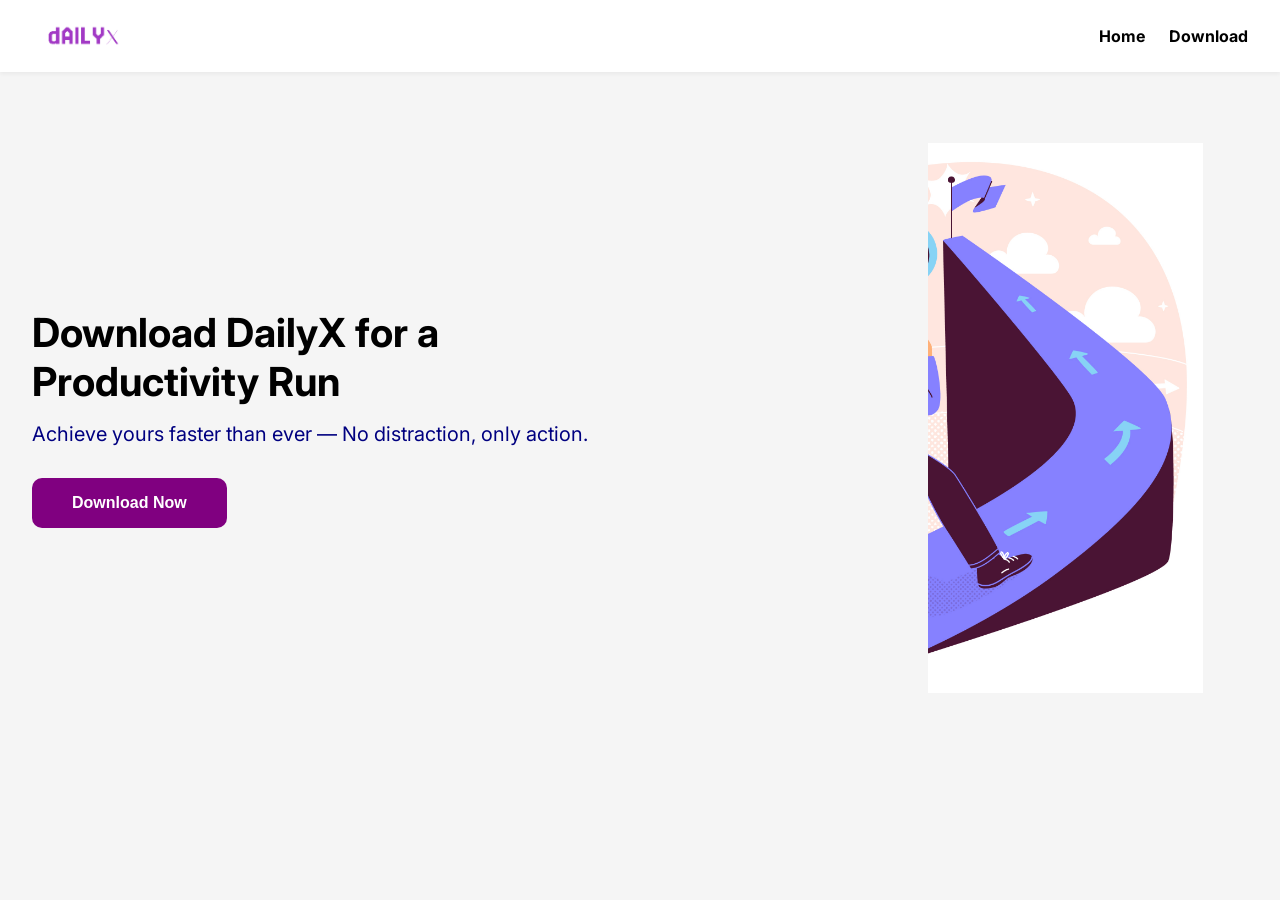
<file: docs/download.html>
<!DOCTYPE html>
<html lang="en">
<head>
  <meta charset="UTF-8" />
  <meta name="viewport" content="width=device-width, initial-scale=1.0" />
  <title>Download | DailyX</title>
  <link href="https://fonts.googleapis.com/css2?family=Inter:wght@400;700&family=Ubuntu+Mono&display=swap" rel="stylesheet">
  <style>
    :root {
      --primary: #000000;
      --button: #800080;
      --subtext: #000080;
      --bg-dark: #f5f5f5;
      --card-bg: #ffffff;
    }

    * {
      box-sizing: border-box;
      margin: 0;
      padding: 0;
    }

    body {
      font-family: 'Inter', sans-serif;
      background-color: var(--bg-dark);
      color: var(--primary);
    }

    header {
      display: flex;
      justify-content: space-between;
      align-items: center;
      padding: 1rem 2rem;
      background: var(--card-bg);
      box-shadow: 0 2px 4px rgba(0,0,0,0.05);
    }

    .logo {
      height: 40px;
    }

    nav ul {
      list-style: none;
      display: flex;
      gap: 1.5rem;
    }

    nav a {
      text-decoration: none;
      font-weight: bold;
      color: var(--primary);
      position: relative;
    }

    nav a::after {
      content: '';
      position: absolute;
      width: 100%;
      height: 2px;
      background: var(--button);
      left: 0;
      bottom: -4px;
      transform: scaleX(0);
      transition: transform 0.3s ease;
      transform-origin: left;
    }

    nav a:hover::after {
      transform: scaleX(1);
    }

    .download-section {
      display: flex;
      flex-direction: column;
      justify-content: center;
      align-items: center;
      padding: 4rem 2rem;
      text-align: center;
    }

    @media (min-width: 900px) {
      .download-section {
        flex-direction: row;
        text-align: left;
      }
    }

    .download-text {
      flex: 1;
      max-width: 600px;
    }

    .download-text h1 {
      font-size: 2.5rem;
      font-weight: 700;
      margin-bottom: 1rem;
    }

    .download-text p {
      font-size: 1.25rem;
      color: var(--subtext);
      margin-bottom: 2rem;
    }

    .download-btn {
      background: var(--button);
      color: white;
      border: none;
      padding: 1rem 2.5rem;
      font-size: 1rem;
      font-weight: bold;
      border-radius: 10px;
      cursor: pointer;
      transition: background 0.3s ease;
    }

    .download-btn:hover {
      background: #660066;
    }

    .download-image {
      flex: 1;
      display: flex;
      justify-content: center;
      align-items: center;
      overflow: hidden;
      padding: 2rem;
    }

    .download-image img {
      width: 100%;
      max-width: 500px;
      object-fit: cover;
      transform: scale(1.1);
      clip-path: inset(0 0 0 50%);
    }
  </style>
</head>
<body>
  <header>
    <img src="/assets/DailyX.png" alt="DailyX Logo" class="logo" />
    <nav>
      <ul>
        <li><a href="/">Home</a></li>
        <li><a href="/download.html">Download</a></li>
      </ul>
    </nav>
  </header>

  <section class="download-section">
    <div class="download-text">
      <h1>Download DailyX for a Productivity Run</h1>
      <p>Achieve yours faster than ever — No distraction, only action.</p>
      <a href="https://www.dailyx.download.com">
        <button class="download-btn">Download Now</button>
      </a>
    </div>
    <div class="download-image">
      <img src="/assets/half.png" alt="Half Preview of DailyX App">
    </div>
  </section>
</body>
</html>
</file>
<file: assets/site.css>
/* DailyX — illustrated site styles */
:root {
  --paper: #fbf6ec;
  --paper-deep: #f3ead8;
  --card: #fffdf8;
  --ink: #1b1430;
  --text: #1b1430;
  --soft: #4a4263;
  --accent: #6b46c1;
  --tint: #f3ead8;
  --line: #1b1430;
  --purple: #6b46c1;
  --violet: #8b5cf6;
  --lilac: #dccdff;
  --amber: #fbbf24;
  --sky: #8fd0fb;
  --leaf: #8ed968;
  --brush: 'Caveat Brush', 'Segoe Print', 'Bradley Hand', cursive;
  --body: 'Nunito', system-ui, -apple-system, 'Segoe UI', sans-serif;
  --wobble: 255px 18px 225px 18px / 18px 225px 18px 255px;
  --wobble-2: 22px 210px 20px 235px / 215px 22px 240px 20px;
}

* { box-sizing: border-box; margin: 0; padding: 0; }
html { scroll-behavior: smooth; overflow-x: clip; }

body {
  font-family: var(--body);
  font-size: 1.0625rem;
  line-height: 1.65;
  color: var(--text);
  background-color: var(--paper);
  transition: background-color .5s ease, color .5s ease;
  /* paper grain */
  background-image: url("data:image/svg+xml,%3Csvg xmlns='http://www.w3.org/2000/svg' width='240' height='240'%3E%3Cfilter id='n'%3E%3CfeTurbulence type='fractalNoise' baseFrequency='.9' numOctaves='2' stitchTiles='stitch'/%3E%3CfeColorMatrix values='0 0 0 0 .35 0 0 0 0 .25 0 0 0 0 .1 0 0 0 .09 0'/%3E%3C/filter%3E%3Crect width='240' height='240' filter='url(%23n)'/%3E%3C/svg%3E");
  overflow-x: clip;
}

img, video { max-width: 100%; display: block; }
a { color: var(--accent); }

.wrap { width: min(1120px, 100% - 2.5rem); margin-inline: auto; }

/* ---------- brush lettering ---------- */
h1, h2, h3, .brush {
  font-family: var(--brush);
  font-weight: 400;
  line-height: 1.02;
  letter-spacing: 0.005em;
  color: var(--text);
}
h1 { font-size: clamp(3rem, 8.2vw, 6rem); }
h2 { font-size: clamp(2.3rem, 5.4vw, 3.9rem); }
h3 { font-size: clamp(1.6rem, 2.6vw, 2rem); line-height: 1.1; }

/* a painted swash behind a word */
.swash {
  position: relative;
  display: inline-block;
  white-space: nowrap;
  z-index: 0;
  padding: 0 0.12em;
}
.swash::before {
  content: '';
  position: absolute;
  z-index: -1;
  left: -0.14em; right: -0.14em;
  top: 0.16em; bottom: -0.04em;
  background: var(--swash, var(--amber));
  --m: url("data:image/svg+xml,%3Csvg xmlns='http://www.w3.org/2000/svg' viewBox='0 0 400 110' preserveAspectRatio='none'%3E%3Cfilter id='r' x='-5%25' y='-20%25' width='110%25' height='140%25'%3E%3CfeTurbulence type='fractalNoise' baseFrequency='.035 .22' numOctaves='3' seed='4'/%3E%3CfeDisplacementMap in='SourceGraphic' scale='15'/%3E%3C/filter%3E%3Cpath filter='url(%23r)' d='M16 30 C100 14 260 12 386 24 L392 50 L396 60 L384 90 C270 80 110 84 18 96 L8 62 L12 56Z'/%3E%3C/svg%3E");
  -webkit-mask: var(--m) center / 100% 100% no-repeat;
  mask: var(--m) center / 100% 100% no-repeat;
  transform: rotate(-1.2deg);
}
.swash.lilac { --swash: #cdb6ff; }
.swash.sky { --swash: var(--sky); }
.swash.leaf { --swash: var(--leaf); }

/* a painted underline */
.stroke {
  position: relative;
  display: inline-block;
  white-space: nowrap;
}
.stroke::after {
  content: '';
  position: absolute;
  left: -3%; right: -3%;
  bottom: -0.16em;
  height: 0.2em;
  background: var(--accent);
  -webkit-mask: url("data:image/svg+xml,%3Csvg xmlns='http://www.w3.org/2000/svg' viewBox='0 0 64 8' preserveAspectRatio='none'%3E%3Cpath fill-rule='evenodd' d='M2 4.4Q2 4.8 3 5.3Q3.9 5.8 5.2 6.2Q6.4 6.6 7.8 6.4Q9.2 6.1 10.8 6.1Q12.4 6.1 14.1 6.1Q15.7 6.2 17.3 6.1Q18.9 5.9 20.5 6Q22 6.1 23.3 6Q24.6 5.9 25.9 5.8Q27.3 5.7 28.7 5.9Q30.1 6.1 31.5 6.1Q32.9 6.2 34.3 6.3Q35.8 6.5 37.2 6.6Q38.6 6.8 39.9 6.7Q41.3 6.6 42.7 6.5Q44 6.4 45.5 6.2Q47 6.1 48.5 5.9Q50 5.6 51.5 5.5Q53 5.5 54.4 5.3Q55.8 5.1 57.1 5Q58.4 4.8 59.4 4.7Q60.5 4.6 61.3 4.5Q62.1 4.4 62 3.5Q61.9 2.7 61.1 2.8Q60.3 2.9 59.3 2.9Q58.2 3 56.9 3Q55.7 3.1 54.3 3.2Q52.9 3.3 51.4 3.2Q49.9 3.1 48.4 3.1Q46.9 3 45.5 2.9Q44 2.8 42.8 2.5Q41.5 2.3 40.2 2.2Q38.9 2.2 37.5 2.1Q36.1 2 34.7 1.8Q33.3 1.5 31.9 1.4Q30.5 1.4 29 1.1Q27.6 0.8 26.2 0.6Q24.8 0.4 23.4 0.5Q22 0.5 20.4 0.5Q18.8 0.5 17.1 0.7Q15.4 0.9 13.8 1.1Q12.1 1.3 10.5 1.3Q8.9 1.3 7.4 1.4Q6 1.5 4.8 2.1Q3.7 2.6 2.8 3.3Q2 4 2 4.4ZM33.2 3Q33.2 3.3 34.6 3.5Q36 3.7 37.4 3.8Q38.8 4 40.1 4.1Q41.4 4.3 42.7 4.3Q44 4.4 45.5 4.4Q46.9 4.4 48.4 4.3Q49.9 4.3 51.4 4.2Q52.9 4.1 54.3 4.1Q55.7 4 57 3.9Q58.3 3.8 59.3 3.8Q60.4 3.7 60.4 3.4Q60.4 3.2 59.3 3.3Q58.2 3.3 57 3.4Q55.7 3.5 54.3 3.6Q52.9 3.6 51.4 3.7Q49.9 3.7 48.4 3.7Q46.9 3.7 45.5 3.7Q44 3.6 42.7 3.5Q41.5 3.4 40.1 3.3Q38.8 3.2 37.4 3.1Q36 3 34.6 2.9Q33.2 2.8 33.2 3ZM30.2 4.5Q30.2 4.8 31.6 4.9Q33 5 34.4 5.2Q35.9 5.3 37.3 5.4Q38.7 5.5 40 5.6Q41.4 5.6 42.7 5.6Q44 5.6 45.5 5.5Q47 5.4 48.5 5.3Q50 5.2 51.5 5.1Q53 4.9 54.4 4.8Q55.8 4.7 57.1 4.6Q58.3 4.4 59.4 4.3Q60.4 4.2 60.4 4Q60.4 3.7 59.3 3.8Q58.3 3.9 57 4.1Q55.8 4.2 54.4 4.3Q52.9 4.4 51.5 4.6Q50 4.7 48.5 4.7Q46.9 4.8 45.5 4.8Q44 4.8 42.7 4.8Q41.4 4.8 40.1 4.7Q38.7 4.7 37.3 4.6Q35.9 4.5 34.5 4.5Q33.1 4.4 31.7 4.3Q30.2 4.3 30.2 4.5Z'/%3E%3C/svg%3E") center / 100% 100% no-repeat;
  mask: url("data:image/svg+xml,%3Csvg xmlns='http://www.w3.org/2000/svg' viewBox='0 0 64 8' preserveAspectRatio='none'%3E%3Cpath fill-rule='evenodd' d='M2 4.4Q2 4.8 3 5.3Q3.9 5.8 5.2 6.2Q6.4 6.6 7.8 6.4Q9.2 6.1 10.8 6.1Q12.4 6.1 14.1 6.1Q15.7 6.2 17.3 6.1Q18.9 5.9 20.5 6Q22 6.1 23.3 6Q24.6 5.9 25.9 5.8Q27.3 5.7 28.7 5.9Q30.1 6.1 31.5 6.1Q32.9 6.2 34.3 6.3Q35.8 6.5 37.2 6.6Q38.6 6.8 39.9 6.7Q41.3 6.6 42.7 6.5Q44 6.4 45.5 6.2Q47 6.1 48.5 5.9Q50 5.6 51.5 5.5Q53 5.5 54.4 5.3Q55.8 5.1 57.1 5Q58.4 4.8 59.4 4.7Q60.5 4.6 61.3 4.5Q62.1 4.4 62 3.5Q61.9 2.7 61.1 2.8Q60.3 2.9 59.3 2.9Q58.2 3 56.9 3Q55.7 3.1 54.3 3.2Q52.9 3.3 51.4 3.2Q49.9 3.1 48.4 3.1Q46.9 3 45.5 2.9Q44 2.8 42.8 2.5Q41.5 2.3 40.2 2.2Q38.9 2.2 37.5 2.1Q36.1 2 34.7 1.8Q33.3 1.5 31.9 1.4Q30.5 1.4 29 1.1Q27.6 0.8 26.2 0.6Q24.8 0.4 23.4 0.5Q22 0.5 20.4 0.5Q18.8 0.5 17.1 0.7Q15.4 0.9 13.8 1.1Q12.1 1.3 10.5 1.3Q8.9 1.3 7.4 1.4Q6 1.5 4.8 2.1Q3.7 2.6 2.8 3.3Q2 4 2 4.4ZM33.2 3Q33.2 3.3 34.6 3.5Q36 3.7 37.4 3.8Q38.8 4 40.1 4.1Q41.4 4.3 42.7 4.3Q44 4.4 45.5 4.4Q46.9 4.4 48.4 4.3Q49.9 4.3 51.4 4.2Q52.9 4.1 54.3 4.1Q55.7 4 57 3.9Q58.3 3.8 59.3 3.8Q60.4 3.7 60.4 3.4Q60.4 3.2 59.3 3.3Q58.2 3.3 57 3.4Q55.7 3.5 54.3 3.6Q52.9 3.6 51.4 3.7Q49.9 3.7 48.4 3.7Q46.9 3.7 45.5 3.7Q44 3.6 42.7 3.5Q41.5 3.4 40.1 3.3Q38.8 3.2 37.4 3.1Q36 3 34.6 2.9Q33.2 2.8 33.2 3ZM30.2 4.5Q30.2 4.8 31.6 4.9Q33 5 34.4 5.2Q35.9 5.3 37.3 5.4Q38.7 5.5 40 5.6Q41.4 5.6 42.7 5.6Q44 5.6 45.5 5.5Q47 5.4 48.5 5.3Q50 5.2 51.5 5.1Q53 4.9 54.4 4.8Q55.8 4.7 57.1 4.6Q58.3 4.4 59.4 4.3Q60.4 4.2 60.4 4Q60.4 3.7 59.3 3.8Q58.3 3.9 57 4.1Q55.8 4.2 54.4 4.3Q52.9 4.4 51.5 4.6Q50 4.7 48.5 4.7Q46.9 4.8 45.5 4.8Q44 4.8 42.7 4.8Q41.4 4.8 40.1 4.7Q38.7 4.7 37.3 4.6Q35.9 4.5 34.5 4.5Q33.1 4.4 31.7 4.3Q30.2 4.3 30.2 4.5Z'/%3E%3C/svg%3E") center / 100% 100% no-repeat;
}

.eyebrow {
  font-family: var(--brush);
  font-size: 1.45rem;
  color: var(--accent);
  display: inline-block;
  transform: rotate(-2deg);
  margin-bottom: 0.35rem;
}
.lede { font-size: clamp(1.1rem, 1.6vw, 1.3rem); color: var(--soft); max-width: 34ch; }

/* ---------- header ---------- */
.site-header {
  position: sticky; top: 0; z-index: 50;
  background: color-mix(in srgb, var(--paper) 88%, transparent);
  backdrop-filter: blur(8px);
  -webkit-backdrop-filter: blur(8px);
}
.site-header .wrap {
  display: flex; align-items: center; justify-content: space-between;
  padding-block: 0.7rem;
  gap: 1rem;
}
.site-header::after {
  content: ''; display: block; height: 7px;
  background: var(--line);
  -webkit-mask: url("data:image/svg+xml,%3Csvg xmlns='http://www.w3.org/2000/svg' viewBox='0 0 1200 14' preserveAspectRatio='none'%3E%3Cfilter id='r' x='0' y='-100%25' width='100%25' height='300%25'%3E%3CfeTurbulence type='fractalNoise' baseFrequency='.02 .4' numOctaves='2' seed='3'/%3E%3CfeDisplacementMap in='SourceGraphic' scale='6'/%3E%3C/filter%3E%3Cpath filter='url(%23r)' fill='%231b1430' d='M0 5 H1200 V9 H0Z'/%3E%3C/svg%3E") center / 100% 100% no-repeat;
  mask: url("data:image/svg+xml,%3Csvg xmlns='http://www.w3.org/2000/svg' viewBox='0 0 1200 14' preserveAspectRatio='none'%3E%3Cfilter id='r' x='0' y='-100%25' width='100%25' height='300%25'%3E%3CfeTurbulence type='fractalNoise' baseFrequency='.02 .4' numOctaves='2' seed='3'/%3E%3CfeDisplacementMap in='SourceGraphic' scale='6'/%3E%3C/filter%3E%3Cpath filter='url(%23r)' fill='%231b1430' d='M0 5 H1200 V9 H0Z'/%3E%3C/svg%3E") center / 100% 100% no-repeat;
  opacity: .9;
}
.logo-link { display: inline-block; transform: rotate(-2deg); transition: transform .25s; }
.logo-link:hover { transform: rotate(1deg) scale(1.04); }
.logo { height: 46px; width: auto; border: 2.5px solid var(--ink); border-radius: 14px; box-shadow: 3px 3px 0 var(--ink); background: #fff; }
.site-nav ul { list-style: none; display: flex; align-items: center; gap: clamp(0.9rem, 3vw, 2rem); }
.site-nav a {
  font-family: var(--brush); font-size: 1.45rem; color: var(--text); text-decoration: none;
  position: relative; padding: 0 0.1em;
}
.site-nav a.btn { color: #fff; padding: 0.45em 1em 0.5em; }
.site-nav a:not(.btn)::after {
  content: ''; position: absolute; left: 0; right: 0; bottom: -4px; height: 6px;
  background: var(--amber); border-radius: var(--wobble);
  transform: scaleX(0); transform-origin: left; transition: transform .25s ease;
}
.site-nav a:not(.btn):hover::after, .site-nav a[aria-current]::after { transform: scaleX(1); }

/* ---------- buttons ---------- */
.btn {
  display: inline-flex; align-items: center; gap: 0.5em;
  font-family: var(--brush); font-size: 1.6rem; line-height: 1;
  color: #fff; background: var(--purple);
  padding: 0.55em 1.25em 0.6em;
  border: 3px solid var(--ink);
  border-radius: var(--wobble);
  box-shadow: 5px 6px 0 var(--ink);
  text-decoration: none; cursor: pointer;
  transition: transform .15s ease, box-shadow .15s ease, background .2s;
}
.btn:hover { transform: translate(-2px, -3px) rotate(-1deg); box-shadow: 8px 10px 0 var(--ink); background: var(--violet); }
.btn:active { transform: translate(3px, 4px); box-shadow: 1px 1px 0 var(--ink); }
.btn.small { font-size: 1.3rem; box-shadow: 3px 4px 0 var(--ink); }
.btn.amber { background: var(--amber); color: var(--ink); }
.btn.amber:hover { background: #ffd052; }
.btn.ghost { background: var(--card); color: var(--ink); }
.btn.ghost:hover { background: var(--lilac); }
:focus-visible { outline: 3px dashed var(--purple); outline-offset: 4px; }

/* ---------- stickers ---------- */
.sticker {
  position: absolute;
  height: auto;
  pointer-events: none;
  user-select: none;
  filter: drop-shadow(3px 5px 0 rgba(27, 20, 48, .13));
  rotate: var(--r, 0deg);
}
.float { animation: float var(--d, 6s) ease-in-out var(--delay, 0s) infinite; }
.sway { animation: sway var(--d, 5s) ease-in-out var(--delay, 0s) infinite; transform-origin: 50% 100%; }
.drift { animation: drift var(--d, 9s) ease-in-out var(--delay, 0s) infinite; }
.spin-slow { animation: twinkle var(--d, 3.5s) ease-in-out var(--delay, 0s) infinite; }
@keyframes float { 0%, 100% { transform: translateY(0); } 50% { transform: translateY(-14px); } }
@keyframes sway { 0%, 100% { transform: rotate(-3deg); } 50% { transform: rotate(3deg); } }
@keyframes drift { 0%, 100% { transform: translate(0, 0); } 50% { transform: translate(18px, -8px); } }
@keyframes twinkle { 0%, 100% { transform: scale(1) rotate(0); } 50% { transform: scale(1.09) rotate(6deg); } }

/* ---------- hero ---------- */
.hero { padding: clamp(2rem, 6vw, 4.5rem) 0 clamp(2.5rem, 6vw, 5rem); position: relative; }
.hero .wrap { display: grid; grid-template-columns: 1.02fr 1fr; align-items: center; gap: 1.5rem; }
.hero h1 { margin-bottom: 1.1rem; }
.hero .lede { margin-bottom: 1.9rem; }
.hero-actions { display: flex; flex-wrap: wrap; gap: 1rem 1.2rem; align-items: center; }
.scene { position: relative; aspect-ratio: 1 / 0.94; width: 100%; max-width: 580px; margin-inline: auto; }
.scene .blob {
  position: absolute; inset: 9% 6% 8% 8%;
  background: var(--lilac);
  border: 3px solid var(--ink);
  border-radius: 58% 42% 55% 45% / 48% 56% 44% 52%;
  box-shadow: 8px 10px 0 var(--ink);
  rotate: -4deg;
}
.scene .blob::after {
  content: ''; position: absolute; inset: 0; border-radius: inherit;
  background-image: radial-gradient(rgba(107, 70, 193, .32) 1.6px, transparent 1.8px);
  background-size: 13px 13px;
  -webkit-mask-image: linear-gradient(135deg, transparent 45%, #000 100%);
  mask-image: linear-gradient(135deg, transparent 45%, #000 100%);
}

/* ---------- sections ---------- */
section { position: relative; }
.section { padding: clamp(3rem, 8vw, 6rem) 0; }
.section-head { text-align: center; margin-bottom: clamp(2rem, 5vw, 3.5rem); position: relative; }
.section-head p { color: var(--soft); max-width: 46ch; margin: 1rem auto 0; }

.tint { background: var(--tint); transition: background-color .5s ease; }
.torn-top, .torn-bottom { position: relative; }
.torn-top::before, .torn-bottom::after {
  content: ''; position: absolute; left: 0; right: 0; height: 26px; z-index: 2;
  background: var(--paper); transition: background-color .5s ease;
  -webkit-mask: url("data:image/svg+xml,%3Csvg xmlns='http://www.w3.org/2000/svg' viewBox='0 0 1200 26' preserveAspectRatio='none'%3E%3Cpath fill='%23fbf6ec' d='M0 0H1200V10C1150 22 1100 4 1040 14C980 24 930 6 870 13C800 22 760 5 690 15C620 25 570 7 500 14C430 22 380 4 310 13C240 23 190 8 120 15C70 20 30 9 0 14Z'/%3E%3C/svg%3E") center / 100% 100% no-repeat;
  mask: url("data:image/svg+xml,%3Csvg xmlns='http://www.w3.org/2000/svg' viewBox='0 0 1200 26' preserveAspectRatio='none'%3E%3Cpath fill='%23fbf6ec' d='M0 0H1200V10C1150 22 1100 4 1040 14C980 24 930 6 870 13C800 22 760 5 690 15C620 25 570 7 500 14C430 22 380 4 310 13C240 23 190 8 120 15C70 20 30 9 0 14Z'/%3E%3C/svg%3E") center / 100% 100% no-repeat;
}
.torn-top::before { top: -1px; }
.torn-bottom::after { bottom: -1px; transform: scaleY(-1); }

/* ---------- feature cards ---------- */
.cards { display: grid; grid-template-columns: repeat(4, 1fr); gap: 1.6rem; }
.card {
  background: var(--card);
  border: 3px solid var(--ink);
  border-radius: var(--wobble-2);
  box-shadow: 6px 7px 0 var(--ink);
  padding: 5.4rem 1.3rem 1.5rem;
  position: relative;
  margin-top: 4rem;
  rotate: var(--tilt, 0deg);
  transition: transform .25s ease, box-shadow .25s ease;
}
.card:hover { transform: translateY(-6px) rotate(calc(var(--tilt, 0deg) * -1)); box-shadow: 9px 12px 0 var(--ink); }
.card img.art {
  position: absolute; left: 50%; top: 0;
  width: min(170px, 72%); translate: -50% -48%;
  filter: drop-shadow(3px 5px 0 rgba(27, 20, 48, .14));
  transition: transform .3s cubic-bezier(.3, 1.6, .5, 1);
}
.card:hover img.art { transform: scale(1.1) rotate(-5deg); }
.card h3 { margin-bottom: 0.45rem; }
.card p { color: var(--soft); font-size: 1rem; }
.card:nth-child(1) { background: #fff8e3; }
.card:nth-child(2) { background: #f1eaff; }
.card:nth-child(3) { background: #e9f6ff; }
.card:nth-child(4) { background: #ecf9e4; }

/* ---------- taped frames ---------- */
.frame {
  position: relative;
  background: #fff;
  border: 3px solid var(--ink);
  border-radius: 18px 26px 16px 24px / 24px 16px 26px 18px;
  box-shadow: 8px 9px 0 var(--ink);
  padding: clamp(0.5rem, 1.5vw, 1rem);
}
.frame > img, .frame > video { width: 100%; border-radius: 10px; }
.tape {
  position: absolute; width: 120px; height: 34px; z-index: 3;
  background: rgba(251, 191, 36, .78);
  border-left: 2px dashed rgba(27, 20, 48, .25); border-right: 2px dashed rgba(27, 20, 48, .25);
  top: -18px; left: 50%; translate: -50% 0; rotate: -3deg;
}
.tape.left { left: 8%; translate: 0; rotate: -9deg; }
.tape.right { left: auto; right: 8%; translate: 0; rotate: 7deg; background: rgba(139, 92, 246, .55); }

/* ---------- tabs ---------- */
.tabs { display: flex; justify-content: center; flex-wrap: wrap; gap: 0.9rem 1.1rem; margin-bottom: 2.2rem; }
.tab-button {
  font-family: var(--brush); font-size: 1.5rem; line-height: 1; color: var(--ink);
  background: var(--card); border: 3px solid var(--ink); border-radius: var(--wobble);
  padding: 0.45em 1.1em 0.5em; cursor: pointer; box-shadow: 3px 4px 0 var(--ink);
  transition: transform .15s, background .2s, box-shadow .15s;
}
.tab-button:hover { transform: translateY(-2px) rotate(-1.5deg); }
.tab-button.active { background: var(--amber); transform: rotate(-2deg); box-shadow: 5px 6px 0 var(--ink); }
.tab-image { display: none; }
.tab-image.active { display: block; animation: pop .45s cubic-bezier(.3, 1.4, .5, 1); }
@keyframes pop { from { opacity: 0; transform: scale(.96) rotate(-1deg); } to { opacity: 1; transform: none; } }

/* ---------- a day ---------- */
.day { display: grid; grid-template-columns: repeat(3, 1fr); gap: 2rem; position: relative; }
.day::before {
  content: ''; position: absolute; left: 8%; right: 8%; top: 92px; height: 0;
  border-top: 4px dashed var(--ink); opacity: .28;
}
.moment { text-align: center; position: relative; }
.moment .pic { z-index: 1; height: 190px; display: flex; align-items: center; justify-content: center; margin-bottom: 0.8rem; position: relative; }
.moment .pic img { max-height: 100%; width: auto; filter: drop-shadow(3px 5px 0 rgba(27, 20, 48, .14)); }
.moment .pic img.side { position: absolute; width: 34%; right: 2%; bottom: -4%; }
.moment .when { font-family: var(--brush); font-size: 1.3rem; color: var(--accent); }
.moment p { color: var(--soft); max-width: 28ch; margin: 0.4rem auto 0; }

/* ---------- video ---------- */
.split { display: grid; grid-template-columns: 1fr 1.15fr; gap: clamp(1.5rem, 5vw, 4rem); align-items: center; }
.split p { color: var(--soft); margin-top: 1rem; max-width: 40ch; }

/* ---------- call to action ---------- */
.cta {
  background: var(--purple); color: #fff; text-align: center;
  padding: clamp(4rem, 10vw, 7rem) 0 clamp(5rem, 11vw, 8rem);
  overflow: hidden;
}
.cta h2 { color: #fff; }
.cta p { color: #e8defF; margin: 1rem auto 2rem; max-width: 40ch; font-size: 1.15rem; }
.cta .swash { color: var(--ink); }
.cta .dots {
  position: absolute; inset: 0;
  background-image: radial-gradient(rgba(255, 255, 255, .16) 2px, transparent 2.2px);
  background-size: 22px 22px;
  -webkit-mask-image: radial-gradient(ellipse at 50% 120%, #000 10%, transparent 70%);
  mask-image: radial-gradient(ellipse at 50% 120%, #000 10%, transparent 70%);
}
.cta .wrap { position: relative; z-index: 1; }

/* ---------- footer ---------- */
.site-footer { background: var(--ink); color: #cfc6e6; padding: 3.2rem 0 2rem; position: relative; }
.site-footer .wrap { display: flex; flex-wrap: wrap; align-items: center; justify-content: space-between; gap: 1rem 2rem; }
.site-footer .brush { color: #fff; font-size: 2rem; }
.site-footer nav { display: flex; gap: 1.5rem; }
.site-footer a { color: #fff; font-family: var(--brush); font-size: 1.3rem; text-decoration: none; }
.site-footer a:hover { color: var(--amber); }
.site-footer small { display: block; width: 100%; font-size: 0.9rem; opacity: .75; }
.site-footer .sticker { width: clamp(150px, 20vw, 250px); right: 4%; top: 0; translate: 0 -62%; }

/* ---------- download page ---------- */
.page-hero { padding: clamp(2.5rem, 7vw, 5rem) 0 clamp(3rem, 8vw, 6rem); }
.page-hero .wrap { display: grid; grid-template-columns: 1fr 1fr; gap: 2rem; align-items: center; }
.steps { list-style: none; display: grid; grid-template-columns: repeat(3, 1fr); gap: 1.6rem; counter-reset: s; }
.steps li {
  counter-increment: s; position: relative; background: var(--card);
  border: 3px solid var(--ink); border-radius: var(--wobble-2); box-shadow: 5px 6px 0 var(--ink);
  padding: 2.2rem 1.3rem 1.4rem;
}
.steps li::before {
  content: counter(s); position: absolute; top: -1.3rem; left: 1rem;
  font-family: var(--brush); font-size: 1.9rem; line-height: 2.6rem; width: 2.6rem; text-align: center;
  background: var(--amber); border: 3px solid var(--ink); border-radius: 50% 46% 52% 48%; rotate: -6deg;
}
.steps p { color: var(--soft); font-size: 1rem; margin-top: 0.3rem; }
.photo { border-radius: 50% 46% 52% 48% / 48% 52% 46% 50%; border: 3px solid var(--ink); box-shadow: 8px 9px 0 var(--ink); background: #fff; }

/* ---------- resources / blog ---------- */
.posts { display: grid; grid-template-columns: repeat(auto-fill, minmax(290px, 1fr)); gap: 2.2rem; }
.post {
  display: flex; flex-direction: column; background: var(--card); color: inherit; text-decoration: none;
  border: 3px solid var(--ink); border-radius: 18px 26px 16px 24px / 24px 16px 26px 18px;
  box-shadow: 6px 7px 0 var(--ink); overflow: hidden; rotate: var(--tilt, 0deg);
  transition: transform .25s, box-shadow .25s;
}
.post:hover { transform: translateY(-6px) rotate(calc(var(--tilt, 0deg) * -1)); box-shadow: 10px 12px 0 var(--ink); }
.post .thumb { height: 200px; width: 100%; object-fit: cover; border-bottom: 3px solid var(--ink); background: #fff; }
.post .thumb.contain { object-fit: contain; padding: 1.5rem; }
.post .body { padding: 1.2rem 1.3rem 1.4rem; display: flex; flex-direction: column; gap: 0.6rem; flex: 1; }
.post p { color: var(--soft); font-size: 1rem; }
.post .more { font-family: var(--brush); font-size: 1.35rem; color: var(--accent); margin-top: auto; }
.quote {
  font-family: var(--brush); font-size: clamp(1.7rem, 3.4vw, 2.5rem); line-height: 1.15; text-align: center;
  max-width: 22ch; margin: 0 auto; position: relative;
}

.article { max-width: 780px; margin: clamp(2.5rem, 6vw, 4rem) auto; position: relative; }
.article .frame { padding: 0; overflow: hidden; }
.article .blog-image { width: 100%; max-height: 380px; object-fit: cover; border-bottom: 3px solid var(--ink); border-radius: 0; }
.article .blog-image.contain { object-fit: contain; padding: 2rem; max-height: 260px; }
.article .blog-header { padding: 2rem clamp(1.2rem, 4vw, 2.6rem) 0.5rem; }
.article .blog-header h2, .article .blog-header h1 { font-size: clamp(2rem, 4.6vw, 3.1rem); }
.article .blog-body { padding: 1rem clamp(1.2rem, 4vw, 2.6rem) 2.4rem; }
.article .blog-body p, .article .blog-body ul, .article .blog-body ol { margin-bottom: 1.3rem; }
.article .blog-body ul, .article .blog-body ol { padding-left: 1.3rem; }
.article .blog-body li { margin-bottom: 0.5rem; }
.article .blog-body li::marker { color: var(--purple); }
.article .blog-body h3 { margin: 1.8rem 0 0.6rem; }
.back { font-family: var(--brush); font-size: 1.4rem; text-decoration: none; display: inline-block; margin-bottom: 1.2rem; }
.back:hover { transform: translateX(-4px); }

/* ---------- reveal on scroll ---------- */
.js .reveal { opacity: 0; translate: 0 28px; transition: opacity .7s ease, translate .7s cubic-bezier(.2, .9, .3, 1.2); transition-delay: var(--stagger, 0s); }
.js .reveal.in { opacity: 1; translate: 0 0; }

/* ---------- responsive ---------- */
@media (max-width: 960px) {
  .cards { grid-template-columns: repeat(2, 1fr); }
  .hero .wrap, .page-hero .wrap, .split { grid-template-columns: 1fr; }
  .hero-copy, .page-hero .copy { text-align: center; }
  .hero .lede, .page-hero .lede { margin-inline: auto; }
  .hero-actions { justify-content: center; }
  .split p { margin-inline: auto; }
  .split > div:first-child { text-align: center; }
  .deco-hide { display: none; }
}
@media (max-width: 640px) {
  .cards, .day, .steps { grid-template-columns: 1fr; }
  .day::before { display: none; }
  .logo { height: 38px; }
  .site-nav a { font-size: 1.25rem; }
  .site-nav .btn { display: none; }
  .card { rotate: 0deg; }
  .site-footer .wrap { justify-content: center; text-align: center; }
  .site-footer nav { justify-content: center; width: 100%; }
}
@media (prefers-reduced-motion: reduce) {
  *, *::before, *::after { animation: none !important; transition: none !important; }
  .js .reveal { opacity: 1; translate: 0 0; }
  html { scroll-behavior: auto; }
}

/* =====================================================================
   Night mode — flip the sun for the moon
   ===================================================================== */
[data-theme='night'] {
  --paper: #1d1638;
  --tint: #251c4a;
  --text: #f6f0ff;
  --soft: #cbbfe6;
  --accent: #c2a8ff;
  --line: #f6f0ff;
  --ink: #0b0719;
}
[data-theme='night'] body {
  background-image:
    radial-gradient(1.6px 1.6px at 12% 18%, #fff 50%, transparent 52%),
    radial-gradient(1.2px 1.2px at 78% 9%, #ffe9a8 50%, transparent 52%),
    radial-gradient(1.4px 1.4px at 42% 62%, #fff 50%, transparent 52%),
    radial-gradient(1px 1px at 91% 48%, #d9c8ff 50%, transparent 52%),
    radial-gradient(1.3px 1.3px at 27% 86%, #fff 50%, transparent 52%),
    radial-gradient(1px 1px at 63% 33%, #ffe9a8 50%, transparent 52%);
  background-size: 420px 380px, 510px 430px, 380px 460px, 460px 520px, 540px 410px, 330px 350px;
}
/* light paper surfaces keep their dark ink text */
.card, .frame, .steps li, .post, .tab-button, .btn.ghost, .toast, .missed, .mood-pick button {
  --text: #1b1430; --soft: #4a4263; --accent: #6b46c1; color: var(--text);
}
[data-theme='night'] .site-header { background: color-mix(in srgb, var(--paper) 86%, transparent); }
[data-theme='night'] .scene .blob { background: #3b2a7a; }
[data-theme='night'] .sticker, [data-theme='night'] .card img.art, [data-theme='night'] .moment .pic img {
  filter: drop-shadow(0 0 14px rgba(194, 168, 255, .28));
}
[data-theme='night'] .site-footer { background: #0b0719; }

.theme-toggle {
  width: 54px; height: 54px; padding: 0; border: 0; background: none; cursor: pointer; position: relative;
  transition: transform .3s cubic-bezier(.3, 1.6, .5, 1);
}
.theme-toggle:hover { transform: rotate(-12deg) scale(1.12); }
.theme-toggle img { position: absolute; inset: 0; width: 100%; height: 100%; object-fit: contain; transition: opacity .35s, transform .5s cubic-bezier(.3, 1.5, .5, 1); }
.theme-toggle .to-day { opacity: 0; transform: rotate(-90deg) scale(.4); }
[data-theme='night'] .theme-toggle .to-night { opacity: 0; transform: rotate(90deg) scale(.4); }
[data-theme='night'] .theme-toggle .to-day { opacity: 1; transform: none; }

/* =====================================================================
   Painted bits
   ===================================================================== */
/* reading progress: a brush stroke across the top */
.progress {
  position: fixed; left: 0; top: 0; height: 7px; width: 100%; z-index: 60; pointer-events: none;
  background: linear-gradient(90deg, var(--amber), var(--violet), var(--sky));
  transform-origin: 0 50%; transform: scaleX(var(--p, 0));
  border-radius: 0 8px 12px 0 / 0 6px 9px 0;
}
/* pointer paint trail */
#paint { position: fixed; inset: 0; width: 100%; height: 100%; z-index: 40; pointer-events: none; mix-blend-mode: multiply; }
[data-theme='night'] #paint { mix-blend-mode: screen; }

/* headings get painted in */
.js .paint { clip-path: inset(-20% 102% -30% -4%); }
.js .in .paint, .js .paint.in { clip-path: inset(-20% -6% -30% -4%); transition: clip-path 1s cubic-bezier(.65, 0, .25, 1) var(--paint-delay, .05s); }
.js .paint .swash::before, .js .paint .stroke::after { scale: 0 1; transform-origin: 0 50%; }
.js .in .paint .swash::before, .js .paint.in .swash::before,
.js .in .paint .stroke::after, .js .paint.in .stroke::after { scale: 1 1; transition: scale .6s cubic-bezier(.3, 1, .4, 1) calc(var(--paint-delay, .05s) + .55s); }

/* draggable stickers */
.grab { pointer-events: auto; cursor: grab; touch-action: none; transition: scale .2s; }
.grab:hover { scale: 1.06; }
.grab.held { cursor: grabbing; scale: 1.14; animation-play-state: paused; z-index: 5; filter: drop-shadow(10px 16px 0 rgba(27, 20, 48, .18)); }
.hint {
  position: absolute; right: 2%; bottom: -9%; font-family: var(--brush); font-size: 1.25rem; color: var(--accent); rotate: -4deg;
  pointer-events: none; white-space: nowrap;
}

/* burst particles */
.bit { position: fixed; z-index: 70; pointer-events: none; width: 34px; height: 34px; margin: -17px 0 0 -17px; background: center / contain no-repeat; will-change: transform, opacity; }

/* =====================================================================
   Marquee ribbon
   ===================================================================== */
.ribbon {
  background: var(--amber); color: #1b1430; border-block: 3px solid var(--ink);
  rotate: -1.6deg; margin: 2.2rem -2rem; overflow: hidden; position: relative; z-index: 3;
  box-shadow: 0 7px 0 var(--ink);
}
.ribbon.violet { background: var(--violet); color: #fff; rotate: 1.4deg; }
.ribbon .track { display: flex; width: max-content; animation: slide 36s linear infinite; }
.ribbon.violet .track { animation-direction: reverse; }
.ribbon:hover .track { animation-play-state: paused; }
.ribbon .set { display: flex; align-items: center; gap: 1.6rem; padding: 0.5rem 0.8rem; flex-shrink: 0; }
.ribbon span { font-family: var(--brush); font-size: clamp(1.7rem, 3.4vw, 2.5rem); line-height: 1; white-space: nowrap; }
.ribbon img { height: clamp(44px, 6vw, 64px); width: auto; }
@keyframes slide { to { transform: translateX(-50%); } }

@media (max-width: 960px) {
  .hint { display: none; }
}
@media (max-width: 640px) {
  .theme-toggle { width: 44px; height: 44px; }
  .site-nav ul { gap: 0.7rem; }
}
@media (prefers-reduced-motion: reduce) {
  .js .paint { clip-path: none; }
  .js .paint .swash::before, .js .paint .stroke::after { scale: 1 1; }
  #paint { display: none; }
}

/* soft cross-fade between pages */
@view-transition { navigation: auto; }

/* =====================================================================
   Brand: the X mark beside the name
   ===================================================================== */
.brand { display: inline-flex; align-items: center; gap: 0.45rem; text-decoration: none; color: var(--text); rotate: -2deg; transition: rotate .25s, scale .25s; }
.brand:hover { rotate: 1deg; scale: 1.05; }
.brand img { height: 46px; width: auto; }
.brand span { font-family: var(--brush); font-size: 2.2rem; line-height: 1; }
.brand b { font-weight: 400; color: var(--accent); }
[data-theme='night'] .brand img { filter: brightness(1.35) saturate(.85); }
.site-footer .brand { color: #fff; rotate: 0deg; }
.site-footer .brand img { filter: brightness(1.35) saturate(.85); }
.site-footer .brand b { color: #c2a8ff; }

/* =====================================================================
   The app's own brush drawings
   ===================================================================== */
.bx { display: block; width: 100%; height: auto; overflow: visible; }
.bx path { fill-rule: evenodd; }
.bx .ink { fill: var(--text); }
.bx .primary { fill: var(--accent); }
.bx .green { fill: #2f9e63; }
.bx .amber { fill: #d98a0b; }
.bx .wash { fill: var(--accent); opacity: .14; }
[data-theme='night'] .bx .green { fill: #4cc38a; }
[data-theme='night'] .bx .amber { fill: #e8a93a; }
.card .bx .green, .phone .bx .green { fill: #2f9e63; }
/* painted in, one stroke after another */
.js .bx.paint-strokes path { opacity: 0; transform: translateY(5px); }
.js .bx.paint-strokes.in path { opacity: 1; transform: none; transition: opacity .45s ease calc(var(--i) * 90ms), transform .45s ease calc(var(--i) * 90ms); }
.js .bx.paint-strokes.in path.wash { opacity: .14; }

.card .art-brush { position: absolute; left: 50%; top: 0; width: min(240px, 86%); translate: -50% -50%; transition: transform .3s cubic-bezier(.3, 1.6, .5, 1); }
.card:hover .art-brush { transform: scale(1.08) rotate(-4deg); }
.cards.six { grid-template-columns: repeat(3, 1fr); row-gap: 1rem; }
.cards.six .card:nth-child(5) { background: #fff8e3; }
.cards.six .card:nth-child(6) { background: #f1eaff; }
.card .tag { font-family: var(--brush); font-size: 1.1rem; color: var(--accent); display: block; margin-bottom: 0.1rem; }

/* =====================================================================
   Try it — a small working DailyX in a phone
   ===================================================================== */
.try { display: grid; grid-template-columns: 1fr auto 1fr; gap: clamp(1rem, 3vw, 3rem); align-items: center; }
.callouts { display: grid; gap: 2.4rem; }
.callout { max-width: 26ch; position: relative; }
.callouts.left { justify-items: end; text-align: right; }
.callout h3 { margin-bottom: 0.3rem; }
.callout p { color: var(--soft); font-size: 1rem; }
.callout .n { font-family: var(--brush); color: var(--accent); font-size: 1.2rem; }

.phone {
  --p: #6b46c1; --pl: #9f7aea; --t: #1c1c28; --t2: #6e6e80; --bg: #ffffff; --sf: #ffffff; --hv: #f4f4f7; --bd: #e6e6ec; --gr: #2f9e63; --am: #d98a0b;
  --text: var(--t); --accent: var(--p);
  width: 330px; height: 660px; flex: none; position: relative; overflow: hidden;
  background: var(--bg); color: var(--t);
  border: 4px solid var(--ink); border-radius: 44px; box-shadow: 10px 12px 0 var(--ink);
  font-family: 'Poppins', var(--body); font-size: 14px; line-height: 20px;
  display: flex; flex-direction: column; rotate: -1.2deg;
}
[data-theme='night'] .phone {
  --p: #a78bfa; --pl: #c4b5fd; --t: #ececf1; --t2: #a0a0ae; --bg: #121217; --sf: #1b1b22; --hv: #25252e; --bd: #30303b; --gr: #4cc38a; --am: #e8a93a;
  box-shadow: 10px 12px 0 #0b0719, 0 0 60px rgba(167, 139, 250, .25);
}
.phone .bx .green { fill: var(--gr); }
.phone .bx .amber { fill: var(--am); }
.phone button { font: inherit; color: inherit; cursor: pointer; }
.ph-head { height: 52px; flex: none; display: grid; place-items: center; border-bottom: 1px solid var(--bd); position: relative; }
.ph-head b { font-weight: 600; font-size: 17px; line-height: 1.1; }
.ph-head svg { width: 52px; height: 5px; display: block; margin: -1px auto 0; fill: var(--p); opacity: .55; }
.ph-head .mark { position: absolute; left: 16px; top: 13px; height: 26px; }
.ph-body { flex: 1; overflow-y: auto; padding: 14px 16px 18px; scrollbar-width: none; position: relative; }
.ph-body::-webkit-scrollbar { display: none; }
.ph-pane { display: none; }
.ph-pane.on { display: block; animation: ph-in .28s ease; }
@keyframes ph-in { from { opacity: 0; transform: translateY(6px); } to { opacity: 1; transform: none; } }
.ph-tabs { flex: none; display: grid; grid-template-columns: repeat(5, 1fr); border-top: 1px solid var(--bd); padding: 6px 6px 12px; background: var(--bg); }
.ph-tabs button { background: none; border: 0; padding: 2px 0; display: grid; justify-items: center; font-size: 11px; line-height: 14px; color: var(--t2); }
.ph-tabs svg { width: 30px; height: 30px; }
.ph-tabs svg .i { fill: var(--t2); }
.ph-tabs svg .w { fill: var(--p); opacity: 0; transition: opacity .2s; }
.ph-tabs button.on { color: var(--p); font-weight: 600; }
.ph-tabs button.on svg .i { fill: var(--p); }
.ph-tabs button.on svg .w { opacity: .16; }
.ph-tabs button:active svg { transform: scale(.86); }
.ph-label { font-size: 13px; font-weight: 600; color: var(--t2); margin: 16px 0 8px; }
.ph-card { border: 1px solid var(--bd); border-radius: 14px; background: var(--sf); padding: 12px; }
.ph-card + .ph-card { margin-top: 12px; }
.ph-muted { color: var(--t2); font-size: 12.5px; line-height: 18px; }
.ph-btn { background: var(--p); color: #fff !important; border: 0; border-radius: 11px; min-height: 40px; padding: 0 16px; font-weight: 600; }
[data-theme='night'] .ph-btn { color: #121217 !important; }
.ph-btn.text { background: none; color: var(--p) !important; padding: 0 8px; }
.ph-ring { display: flex; align-items: center; gap: 14px; }
.ph-ring .ring { width: 74px; height: 74px; flex: none; position: relative; }
.ph-ring .ring svg { width: 100%; height: 100%; }
.ph-ring .ring .track { fill: var(--p); opacity: .16; }
.ph-ring .ring .paint { fill: var(--p); }
.ph-ring .ring .tick { fill: var(--gr); opacity: 0; transition: opacity .3s .2s; }
.ph-ring .ring.full .tick { opacity: 1; }
.ph-ring .ring .sweep { fill: none; stroke: #000; stroke-width: 20; stroke-dasharray: 100; stroke-dashoffset: calc(100 - var(--pct, 0)); transition: stroke-dashoffset .7s cubic-bezier(.4, 1.2, .5, 1); }
.ph-ring .ring .count { position: absolute; inset: 0; display: grid; place-items: center; font-weight: 600; font-size: 15px; transition: opacity .2s; }
.ph-ring .ring.full .count { opacity: 0; }
.ph-ring b { font-weight: 600; font-size: 15px; display: block; }
.ph-list { border: 1px solid var(--bd); border-radius: 14px; background: var(--sf); overflow: hidden; }
.ph-row { display: flex; align-items: center; gap: 10px; padding: 10px 12px; min-height: 48px; cursor: pointer; transition: background .15s; }
.ph-row + .ph-row { border-top: 1px solid var(--bd); }
.ph-row:hover { background: var(--hv); }
.ph-row .chk { width: 28px; height: 28px; flex: none; }
.ph-row .chk .r { fill: var(--t2); transition: fill .2s; }
.ph-row .chk .k { fill: var(--gr); opacity: 0; transform: scale(.4); transform-origin: 50% 60%; transform-box: fill-box; transition: opacity .2s, transform .35s cubic-bezier(.3, 1.8, .5, 1); }
.ph-row.done .chk .r { fill: var(--gr); }
.ph-row.done .chk .k { opacity: 1; transform: none; }
.ph-row .nm { flex: 1; min-width: 0; font-weight: 500; }
.ph-row .nm small { display: block; font-weight: 400; font-size: 12px; line-height: 16px; color: var(--t2); }
.ph-row.done .nm { color: var(--t2); text-decoration: line-through; }
.ph-row .xp { font-size: 12px; font-weight: 600; color: var(--gr); white-space: nowrap; }
.ph-empty { text-align: center; padding: 6px 8px 2px; }
.ph-empty .bx { width: 170px; margin: 0 auto; }
.ph-empty b { font-weight: 600; font-size: 15px; display: block; }
.ph-dots { display: flex; gap: 6px; margin: 8px 0 10px; }
.ph-dots i { width: 22px; height: 22px; border-radius: 50%; border: 1.5px solid var(--bd); display: grid; place-items: center; font-style: normal; font-size: 10px; color: var(--t2); }
.ph-dots i.on { background: var(--p); border-color: var(--p); color: #fff; }
.ph-undo {
  position: absolute; left: 12px; right: 12px; bottom: 82px; z-index: 4; background: var(--t); color: var(--bg); border-radius: 12px;
  display: flex; align-items: center; justify-content: space-between; padding: 0 6px 0 14px; min-height: 44px; font-size: 13px;
  translate: 0 30px; opacity: 0; pointer-events: none; transition: translate .3s cubic-bezier(.3, 1.4, .5, 1), opacity .2s;
}
.ph-undo.show { translate: 0 0; opacity: 1; pointer-events: auto; }
.ph-undo button { background: none; border: 0; font-weight: 700; color: var(--pl) !important; padding: 8px 10px; letter-spacing: .04em; }
.ph-input { width: 100%; font: inherit; color: var(--t); background: var(--sf); border: 1px solid var(--bd); border-radius: 12px; min-height: 44px; padding: 0 12px; }
.ph-input:focus { outline: 2px solid var(--p); outline-offset: 1px; }
textarea.ph-input { padding: 10px 12px; min-height: 84px; resize: none; display: block; }
.ph-chips { display: flex; flex-wrap: wrap; gap: 6px; margin: 8px 0 10px; min-height: 26px; }
.ph-chips span { font-size: 12px; font-weight: 600; color: var(--p); background: color-mix(in srgb, var(--p) 13%, transparent); border-radius: 999px; padding: 3px 10px; animation: pop .3s cubic-bezier(.3, 1.6, .5, 1); }
.ph-moods { display: grid; grid-template-columns: repeat(5, 1fr); gap: 4px; margin: 10px 0 12px; }
.ph-moods button { background: none; border: 0; padding: 2px 0; font-size: 11px; line-height: 14px; color: var(--t2); display: grid; justify-items: center; gap: 2px; }
.ph-moods svg { width: 42px; height: 42px; transition: transform .3s cubic-bezier(.3, 1.8, .5, 1); }
.ph-moods .tint { fill: var(--mc); opacity: 0; transition: opacity .2s; }
.ph-moods .ink { fill: var(--t2); transition: fill .2s; }
.ph-moods button.on { color: var(--t); font-weight: 600; }
.ph-moods button.on svg { transform: scale(1.18) rotate(-6deg); }
.ph-moods button.on .tint { opacity: .45; }
.ph-moods button.on .ink { fill: var(--t); }
.ph-grove { border: 1px solid var(--bd); border-radius: 14px; overflow: hidden; background: linear-gradient(#eef4ff, #f6f1ff 55%, #e9f5e6 55.2%); position: relative; }
[data-theme='night'] .ph-grove { background: linear-gradient(#141833, #1d1a3a 55%, #17251f 55.2%); }
.ph-grove svg { display: block; width: 100%; height: auto; }
.ph-grove .river { fill: #6fb3d9; opacity: .85; transition: d .8s ease; }
.ph-grove .ripple { fill: none; stroke: #fff; stroke-width: 1.4; stroke-linecap: round; stroke-dasharray: 10 16; opacity: .7; animation: ripple 3.5s linear infinite; }
@keyframes ripple { to { stroke-dashoffset: -52; } }
.ph-grove .tree { cursor: pointer; transform-box: fill-box; transform-origin: 50% 100%; animation: breeze 4.5s ease-in-out infinite; }
.ph-grove .tree.new { animation: grow .8s cubic-bezier(.3, 1.6, .5, 1), breeze 4.5s ease-in-out .8s infinite; }
.ph-grove .tree .trunk { stroke: var(--t); stroke-width: 2.6; stroke-linecap: round; fill: none; }
.ph-grove .tree .leaf { fill: var(--gr); }
.ph-grove .tree .hit { fill: transparent; }
.ph-grove .bird { fill: none; stroke: var(--t); stroke-width: 1.6; stroke-linecap: round; animation: fly 16s linear infinite; }
.ph-grove .bird.b2 { animation-duration: 22s; animation-delay: -9s; }
@keyframes breeze { 0%, 100% { transform: rotate(-2.5deg); } 50% { transform: rotate(2.5deg); } }
@keyframes grow { from { transform: scale(0); } to { transform: scale(1); } }
@keyframes fly { from { transform: translate(-30px, 0); } 50% { transform: translate(150px, -10px); } to { transform: translate(340px, 4px); } }
.ph-stats { display: grid; grid-template-columns: 1fr 1fr; gap: 12px; margin-top: 12px; }
.ph-stats b { font-size: 20px; line-height: 26px; font-weight: 700; display: block; }
.ph-heat { display: grid; grid-auto-flow: column; grid-template-rows: repeat(7, 1fr); gap: 3px; margin-top: 8px; }
.ph-heat i { aspect-ratio: 1; border-radius: 3px; background: var(--hv); border: 1px solid var(--bd); }
.ph-heat i[data-l='1'] { background: color-mix(in srgb, var(--p) 28%, var(--sf)); border-color: transparent; }
.ph-heat i[data-l='2'] { background: color-mix(in srgb, var(--p) 55%, var(--sf)); border-color: transparent; }
.ph-heat i[data-l='3'] { background: var(--p); border-color: transparent; }
.ph-heat i.today { outline: 2px solid var(--am); outline-offset: 1px; }
.ph-medals { display: grid; grid-template-columns: repeat(3, 1fr); gap: 6px; text-align: center; font-size: 11px; color: var(--t2); }
.ph-medals svg { width: 46px; height: 55px; margin: 0 auto; display: block; }
.ph-medals .ring { fill: var(--am); } .ph-medals .ribbon { fill: var(--p); } .ph-medals .sparks { fill: var(--am); }
.ph-medals .pale svg { opacity: .22; filter: grayscale(1); }
.ph-pop { position: absolute; left: 50%; top: 10px; translate: -50% 0; background: var(--t); color: var(--bg); border-radius: 10px; padding: 6px 12px; font-size: 12px; white-space: nowrap; animation: pop .3s cubic-bezier(.3, 1.6, .5, 1); pointer-events: none; }
.sample { text-align: center; font-size: 0.9rem; color: var(--soft); margin-top: 1.8rem; }
.sample button { font: inherit; color: var(--accent); background: none; border: 0; text-decoration: underline; cursor: pointer; }

/* =====================================================================
   No guilt, moods, medals
   ===================================================================== */
.missed {
  background: var(--card); border: 3px solid var(--ink); border-radius: var(--wobble-2); box-shadow: 8px 9px 0 var(--ink);
  padding: 1.5rem 1.5rem 1.6rem; max-width: 430px; rotate: 1.5deg; position: relative; transition: rotate .4s, scale .4s;
}
.missed h3 { font-size: 2rem; }
.missed p { color: var(--soft); margin: 0.3rem 0 1rem; }
.missed ul { list-style: none; display: grid; gap: 0.5rem; margin-bottom: 1.2rem; }
.missed li { background: #fff; border: 2.5px solid var(--ink); border-radius: 14px 18px 13px 17px / 17px 13px 18px 14px; padding: 0.5rem 0.8rem; font-weight: 700; transition: transform .5s cubic-bezier(.4, 0, .2, 1), opacity .5s; }
.missed li small { display: block; font-weight: 400; color: #6e6e80; font-size: 0.85rem; }
.missed .row { display: flex; gap: 0.8rem; flex-wrap: wrap; }
.missed .btn { font-size: 1.3rem; box-shadow: 3px 4px 0 var(--ink); }
.missed.kept li { transform: translateX(8px) rotate(-1deg); background: #eefbe9; }
.missed.gone li { transform: translateY(-30px) rotate(6deg); opacity: 0; }
.missed .after { font-family: var(--brush); font-size: 1.5rem; display: none; }
.missed.kept .after.k, .missed.gone .after.g { display: block; animation: pop .4s cubic-bezier(.3, 1.6, .5, 1); }
.missed.kept .row, .missed.gone .row { display: none; }
.missed.gone ul { height: 0; margin: 0; overflow: hidden; }
.pledge { font-family: var(--brush); font-size: clamp(1.5rem, 2.6vw, 2rem); line-height: 1.15; color: var(--accent); margin-top: 1.4rem; rotate: -1.5deg; max-width: 22ch; }

.mood-pick { display: flex; flex-wrap: wrap; justify-content: center; gap: 1.2rem 1.6rem; }
.mood-pick button {
  width: 132px; background: var(--card); border: 3px solid var(--ink); border-radius: var(--wobble-2); box-shadow: 5px 6px 0 var(--ink);
  padding: 0.9rem 0.6rem 0.6rem; cursor: pointer; font-family: var(--brush); font-size: 1.4rem; line-height: 1.1;
  rotate: var(--tilt, 0deg); transition: transform .3s cubic-bezier(.3, 1.7, .5, 1), background .3s, box-shadow .2s;
}
.mood-pick svg { width: 78px; height: 78px; display: block; margin: 0 auto 0.3rem; }
.mood-pick .tint { fill: var(--mc); opacity: .3; transition: opacity .3s; }
.mood-pick .ink { fill: #1c1c28; }
.mood-pick button:hover { transform: translateY(-8px) rotate(calc(var(--tilt, 0deg) * -2)); box-shadow: 8px 11px 0 var(--ink); }
.mood-pick button.on { background: color-mix(in srgb, var(--mc) 26%, #fff); transform: translateY(-10px) scale(1.08); }
.mood-pick button.on .tint { opacity: .6; }
.mood-say { text-align: center; font-family: var(--brush); font-size: clamp(1.5rem, 3vw, 2.1rem); line-height: 1.15; margin-top: 2rem; min-height: 2.5em; }

.medals { display: flex; flex-wrap: wrap; justify-content: center; gap: 1.5rem 3rem; }
.medal { text-align: center; background: none; --text: inherit; }
.medal svg { width: 120px; height: 142px; display: block; margin: 0 auto; transition: transform .4s cubic-bezier(.3, 1.7, .5, 1); }
.medal:hover svg { transform: rotate(-8deg) scale(1.1); }
.medal .ring, .medal .sparks { fill: #d98a0b; } .medal .ribbon { fill: var(--accent); }
.medal b { font-family: var(--brush); font-weight: 400; font-size: 2rem; line-height: 1; display: block; color: var(--text); }
.medal span { color: var(--soft); font-size: 0.95rem; }
section .medal { color: var(--text); }

.bullets { list-style: none; display: grid; gap: 0.7rem; margin-top: 1.4rem; }
.bullets li { display: flex; gap: 0.7rem; align-items: flex-start; color: var(--soft); }
.bullets svg { width: 30px; height: 30px; flex: none; margin-top: -2px; }
.bullets .r { fill: var(--accent); } .bullets .k { fill: #2f9e63; }

@media (max-width: 1100px) {
  .try { grid-template-columns: 1fr; justify-items: center; }
  .callouts, .callouts.left { grid-template-columns: repeat(2, 1fr); gap: 1.4rem 2rem; text-align: left; justify-items: start; max-width: 640px; }
  .callouts.left { order: 2; }
  .callouts.right { order: 3; }
  .cards.six { grid-template-columns: repeat(2, 1fr); }
}
@media (max-width: 640px) {
  .cards.six, .callouts, .callouts.left { grid-template-columns: 1fr; }
  .phone { rotate: 0deg; width: min(330px, 100%); }
  .brand img { height: 38px; } .brand span { font-size: 1.8rem; }
  .mood-pick button { width: 104px; } .mood-pick svg { width: 60px; height: 60px; }
}

.toast {
  position: fixed; left: 50%; bottom: 26px; z-index: 80; translate: -50% 140%; opacity: 0;
  font-family: var(--brush); font-size: 1.5rem; line-height: 1.1; background: #fff; border: 3px solid var(--ink);
  border-radius: var(--wobble); box-shadow: 5px 6px 0 var(--ink); padding: 0.55em 1.1em 0.6em; white-space: nowrap;
  transition: translate .45s cubic-bezier(.3, 1.5, .5, 1), opacity .3s;
}
.toast.show { translate: -50% 0; opacity: 1; }
.post .thumb[data-brush] .bx { height: 100%; width: auto; }
.post .thumb[data-brush], .article [data-brush] { --text: #1c1c28; --accent: #6b46c1; }

.cards.six .card { padding-top: 10.6rem; margin-top: 0; }
.cards.six .card .art-brush { top: 0.9rem; translate: -50% 0; width: min(210px, 74%); }
[data-theme='night'] .swash { color: #1b1430; }
.bullets li { text-align: left; }
@media (max-width: 960px) { .pledge { margin-inline: auto; } .missed { margin-top: 2.5rem; } }
.site-footer .powered { display: inline-block; margin-left: 0.4rem; }
.site-footer .powered a { font-family: var(--brush); font-size: 1.25rem; color: var(--amber); }
.site-footer .powered a:hover { color: #fff; }

@media (max-width: 640px) { .cards[style*="repeat(2"] { grid-template-columns: 1fr !important; } }

/* =====================================================================
   Account deletion form
   ===================================================================== */
#delete-account { scroll-margin-top: 4rem; }
.form-card {
  max-width: 640px; margin-inline: auto; background: var(--card); border: 3px solid var(--ink);
  border-radius: var(--wobble-2); box-shadow: 8px 9px 0 var(--ink); padding: clamp(1.3rem, 4vw, 2.2rem);
  --text: #1c1c28; --soft: #4a4263; --accent: #6b46c1; color: var(--text); rotate: -.6deg;
}
.form-card h3 { margin-bottom: 0.5rem; }
.form-card p { color: var(--soft); }
.form-card p.small { font-size: 0.95rem; margin: 0.8rem 0 1.2rem; }
.form-card [hidden] { display: none !important; }
.field { display: block; font-family: var(--brush); font-size: 1.5rem; margin-bottom: 0.4rem; }
.form-card input[type='email'] {
  width: 100%; font: inherit; font-size: 1.05rem; color: #1c1c28; background: #fff; border: 3px solid var(--ink);
  border-radius: 14px 18px 13px 17px / 17px 13px 18px 14px; padding: 0.75rem 0.95rem; min-height: 52px;
}
.form-card input[type='email']:focus { outline: 3px dashed var(--purple); outline-offset: 3px; }
.field-error { color: #b3261e !important; font-weight: 700; margin-top: 0.6rem; }
.check { display: flex; gap: 0.75rem; align-items: flex-start; margin: 1.3rem 0 1.5rem; cursor: pointer; color: var(--soft); }
.check input { flex: none; width: 24px; height: 24px; margin-top: 2px; accent-color: var(--purple); }
.linkish { font: inherit; color: var(--accent); background: none; border: 0; padding: 0; text-decoration: underline; cursor: pointer; }
@media (max-width: 640px) { .form-card { rotate: 0deg; } }
</file>
